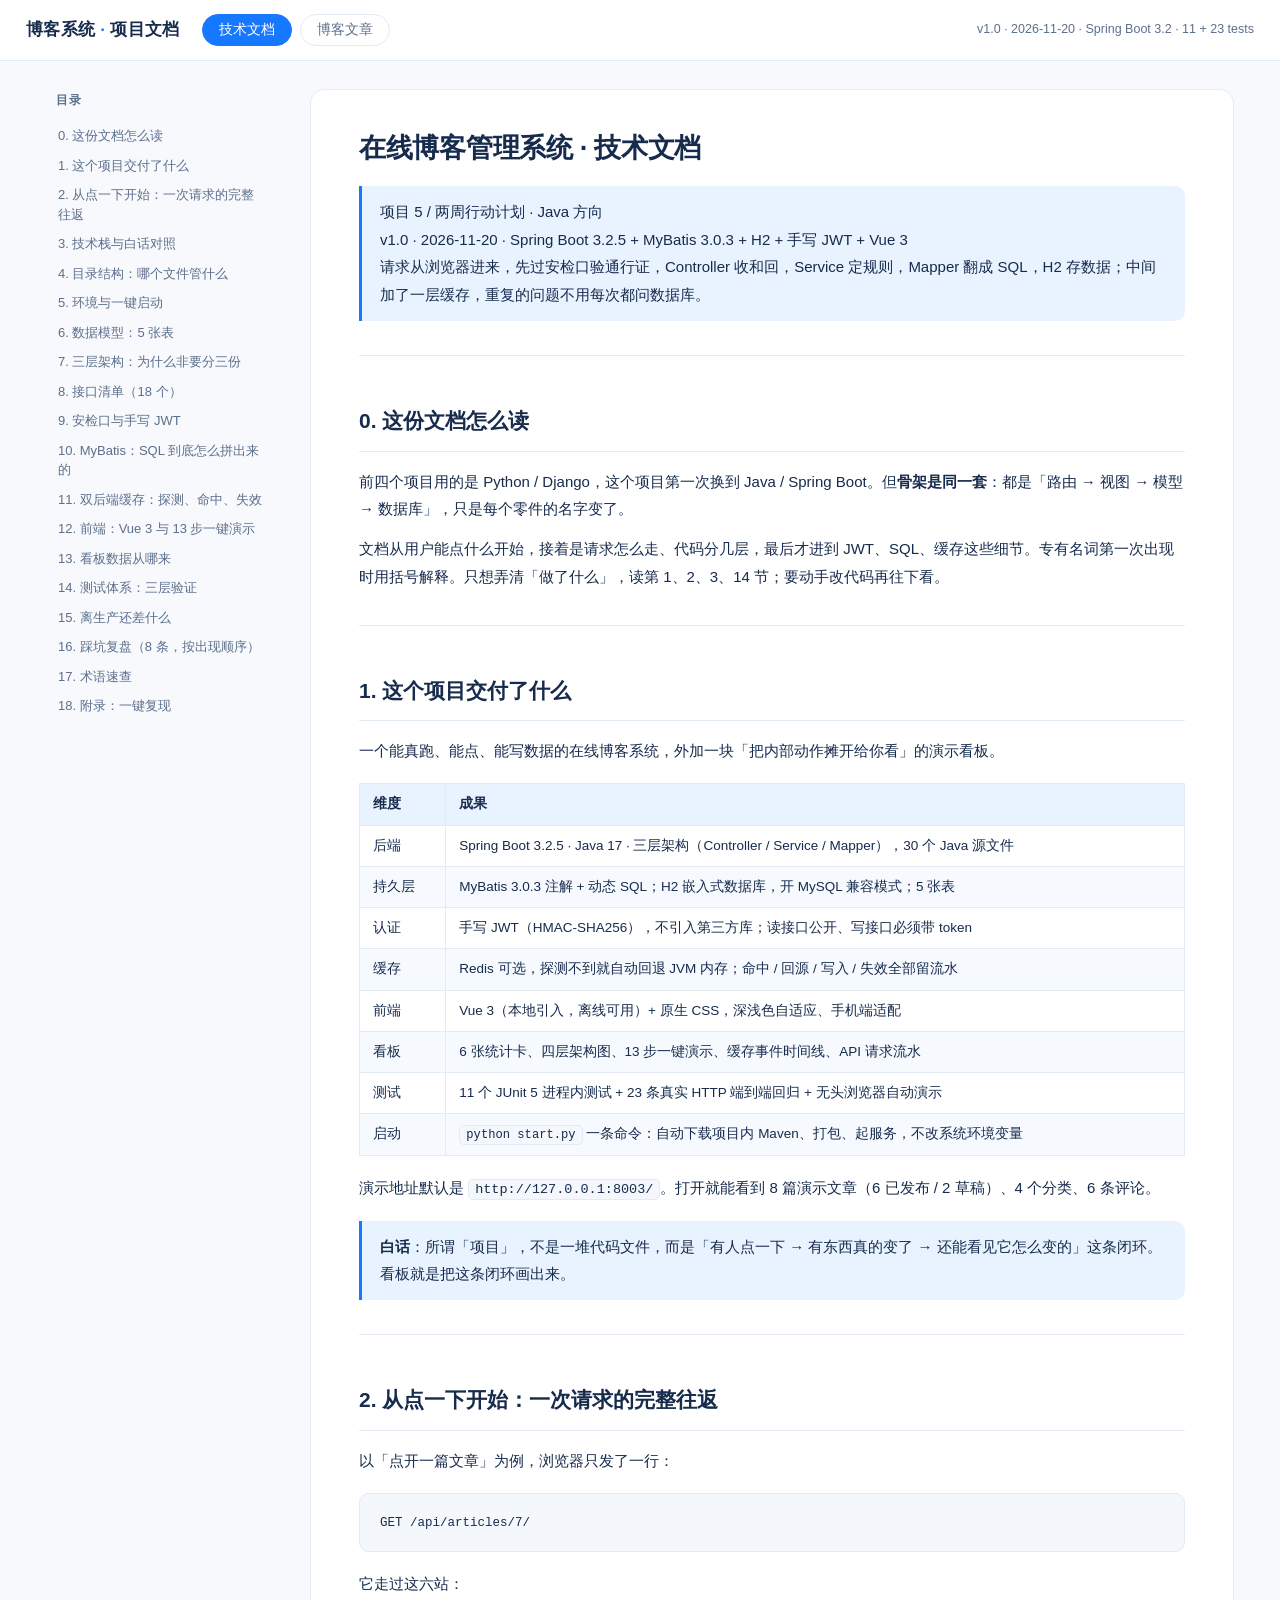
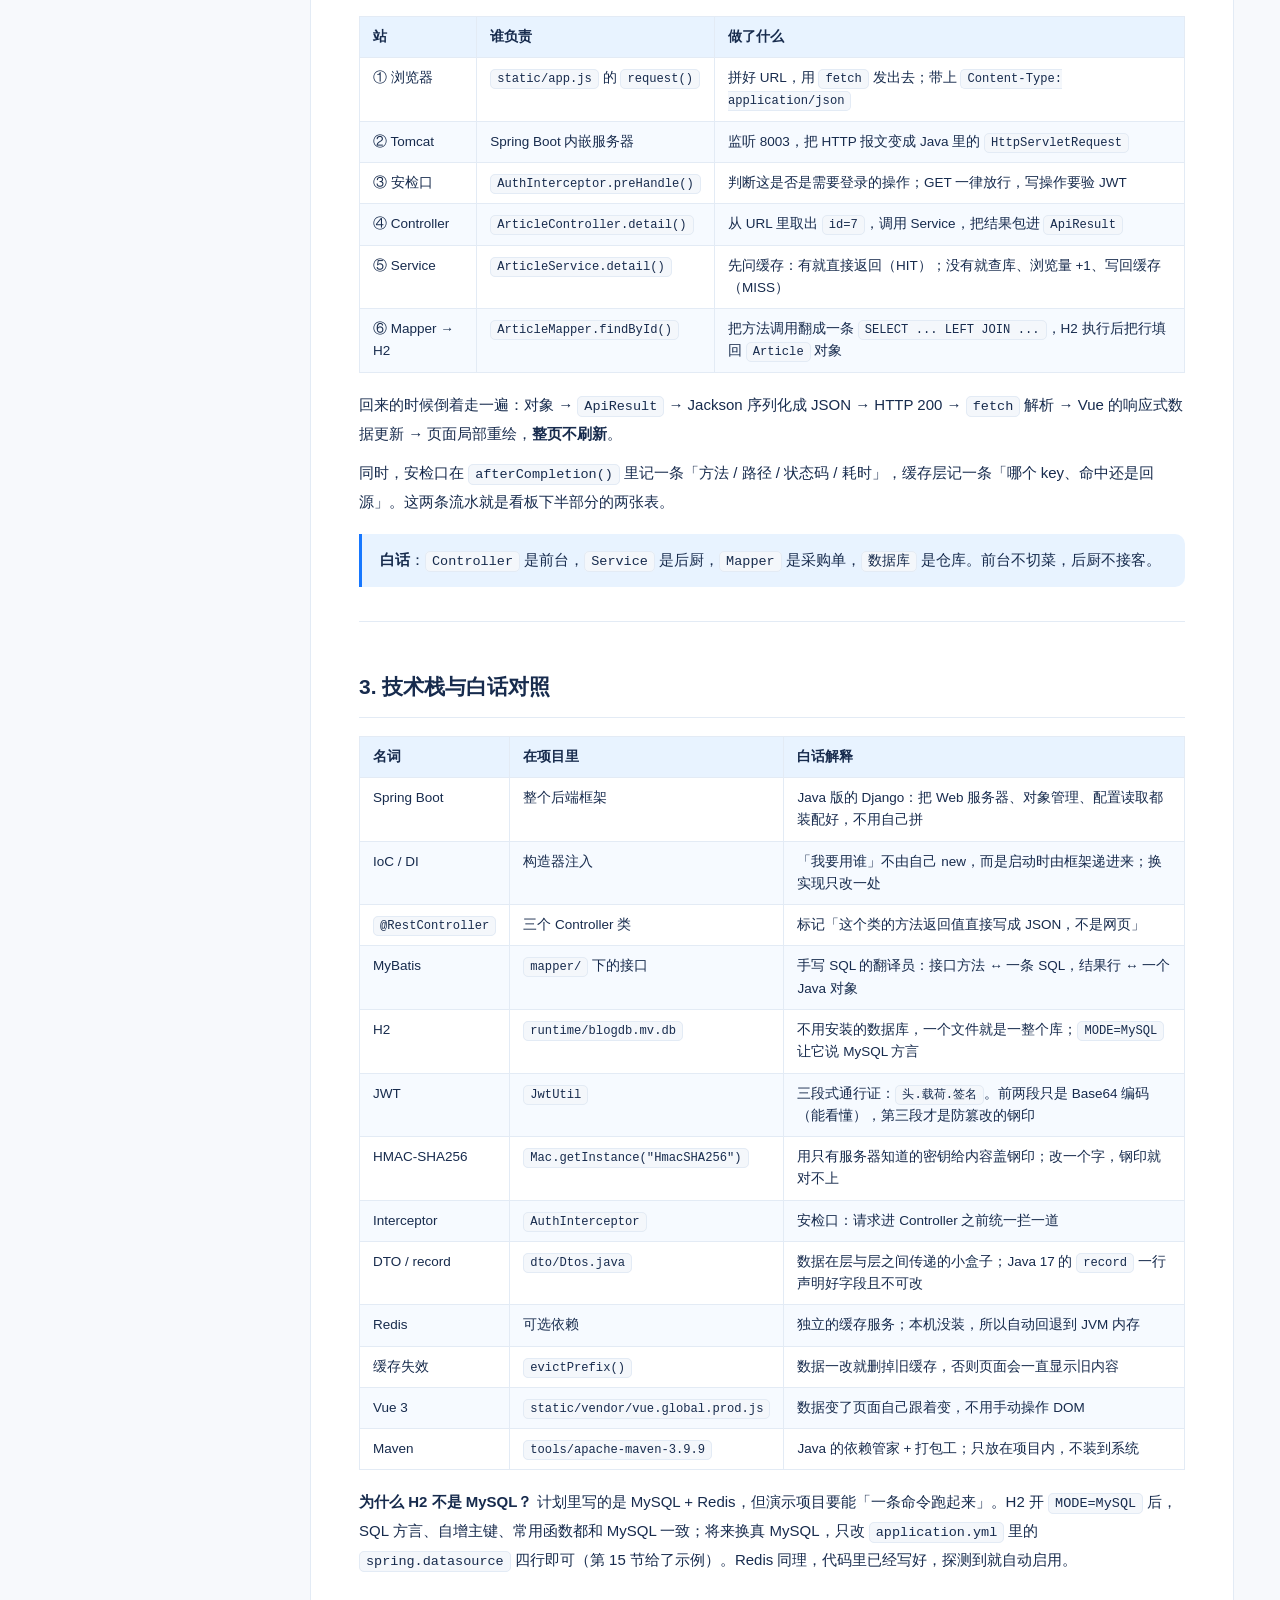
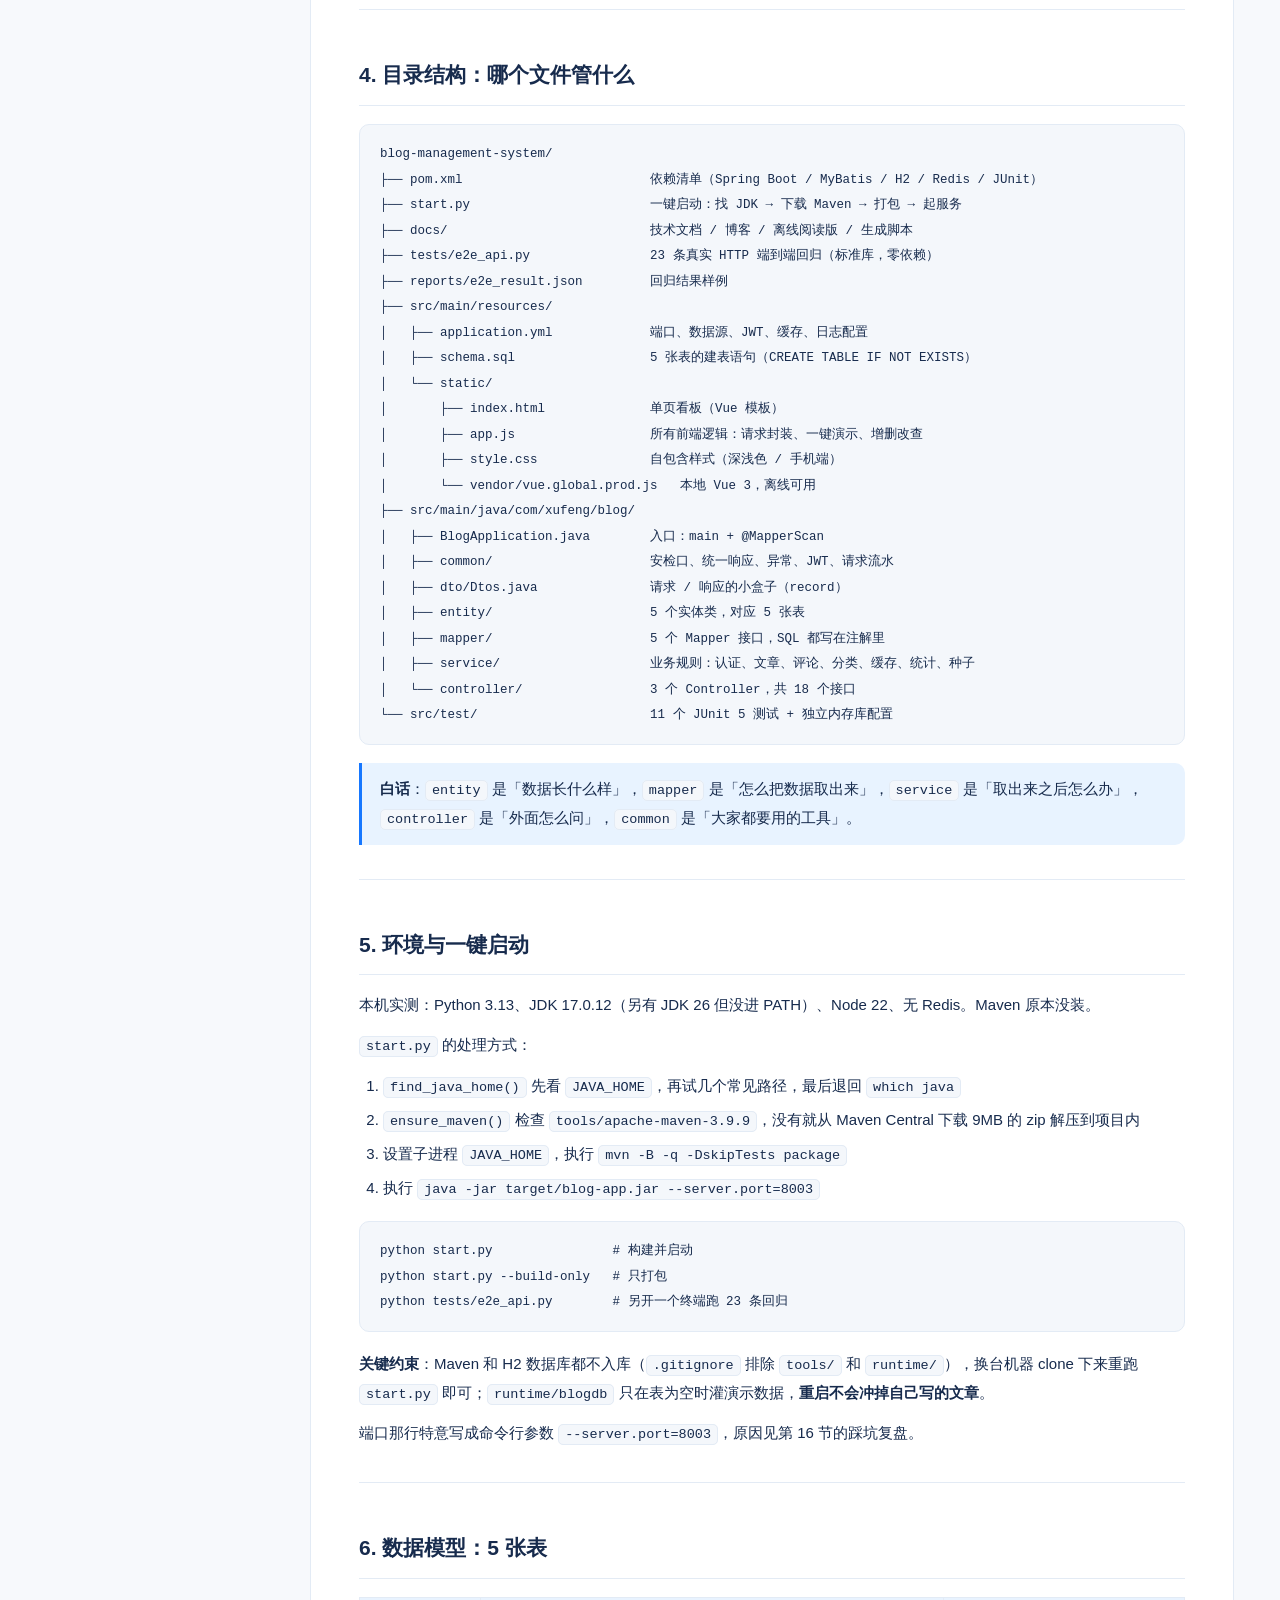
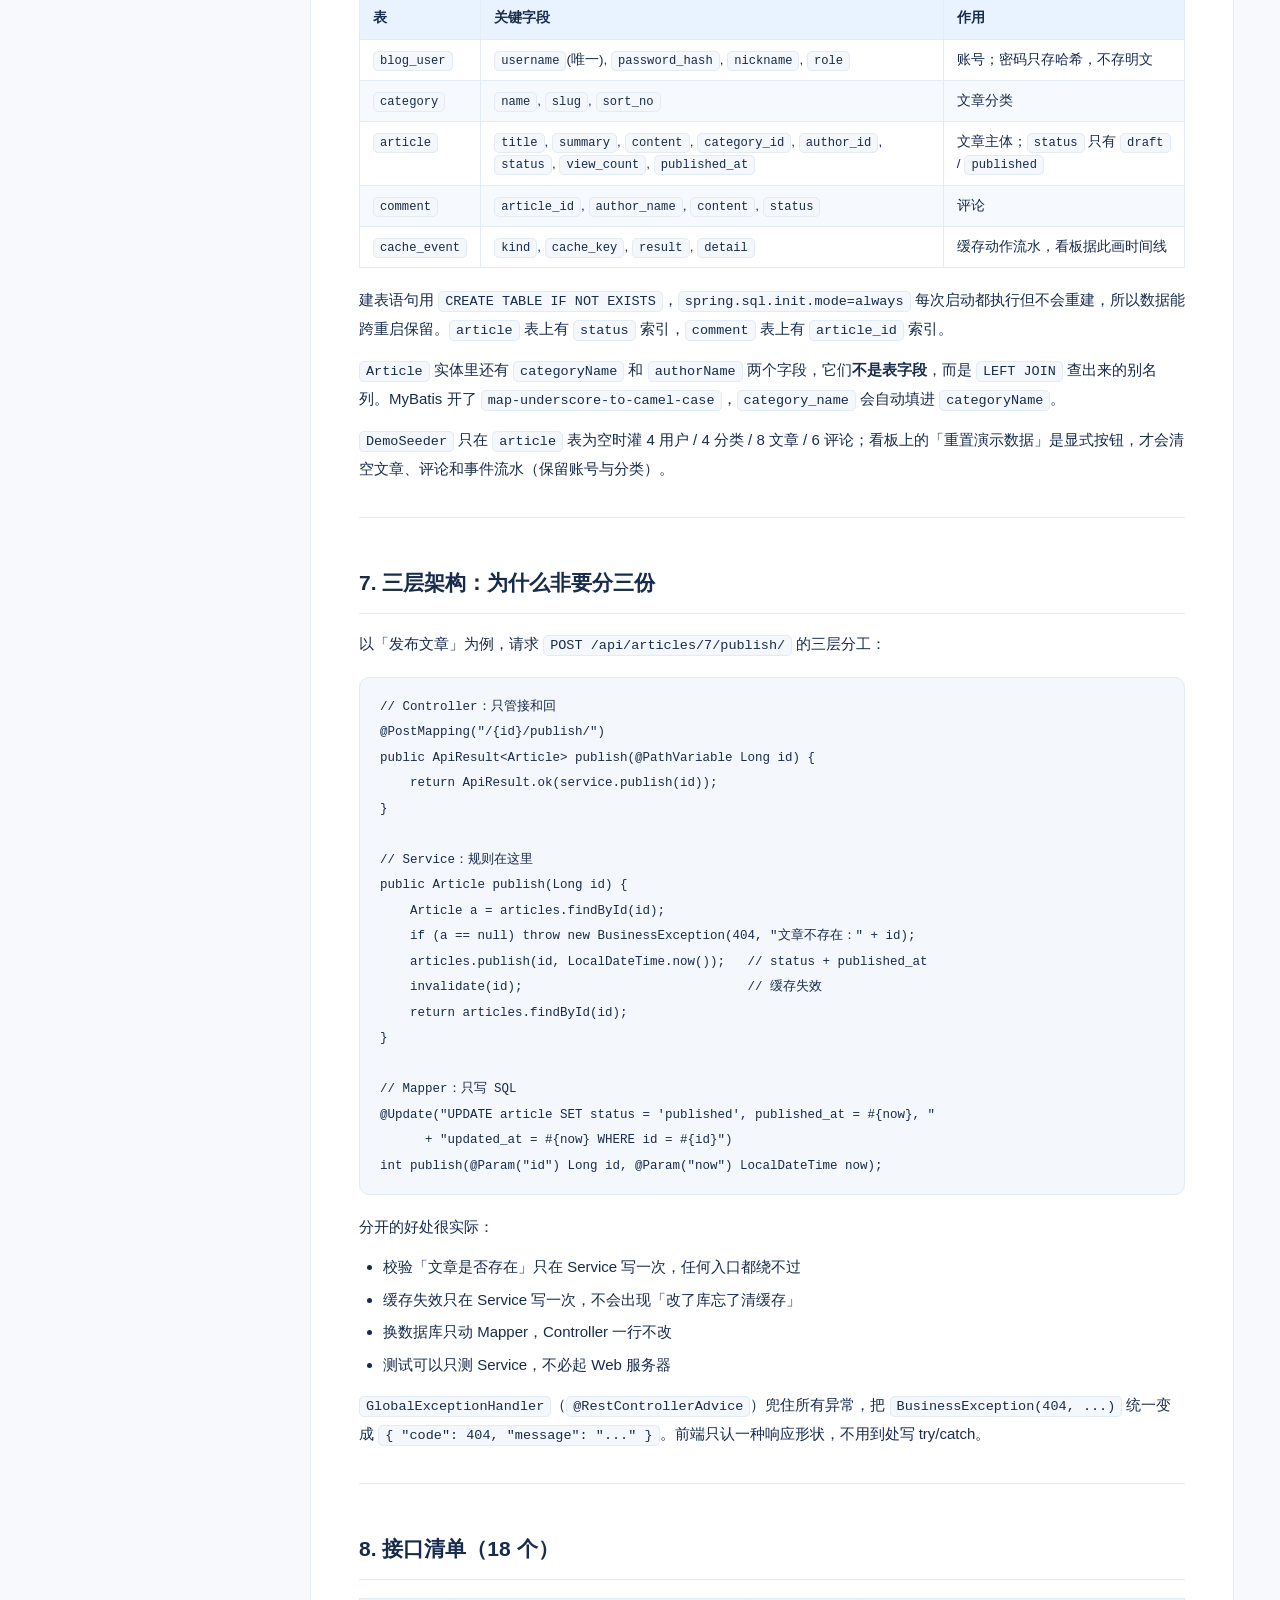
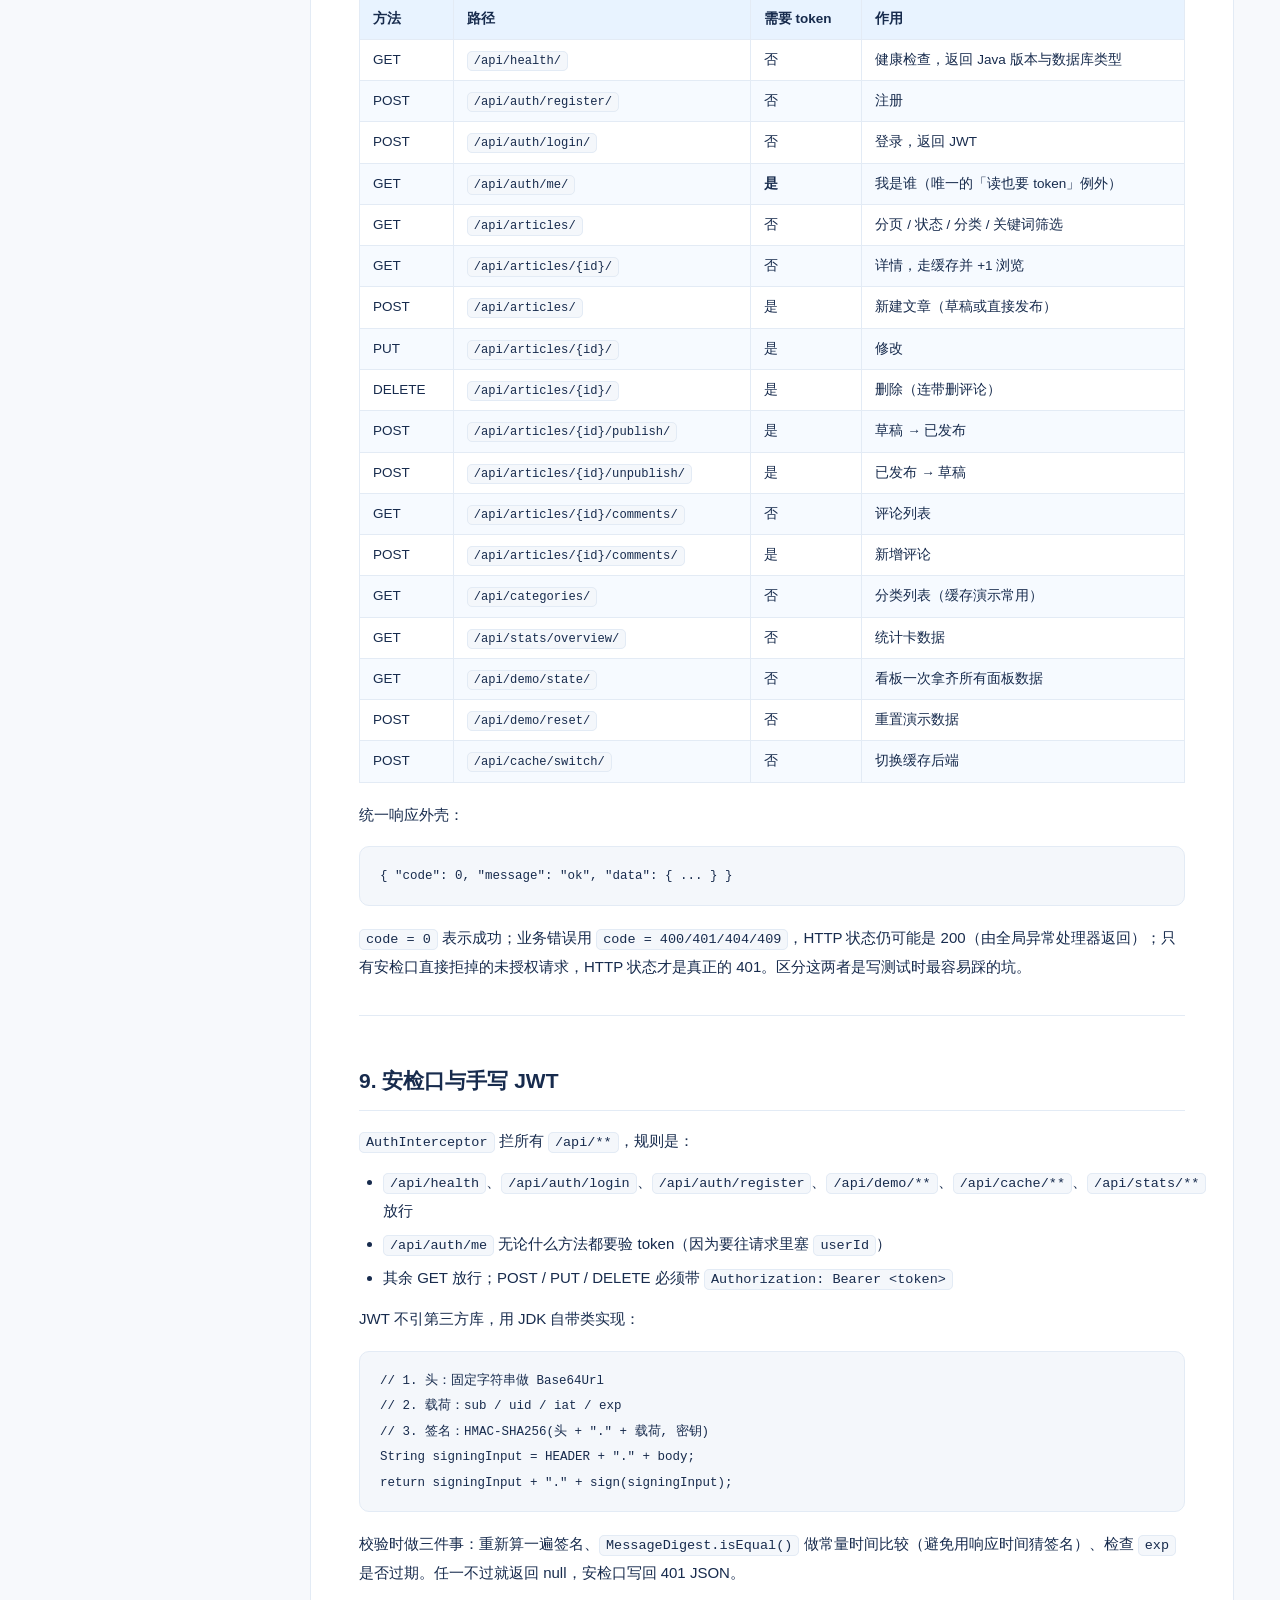
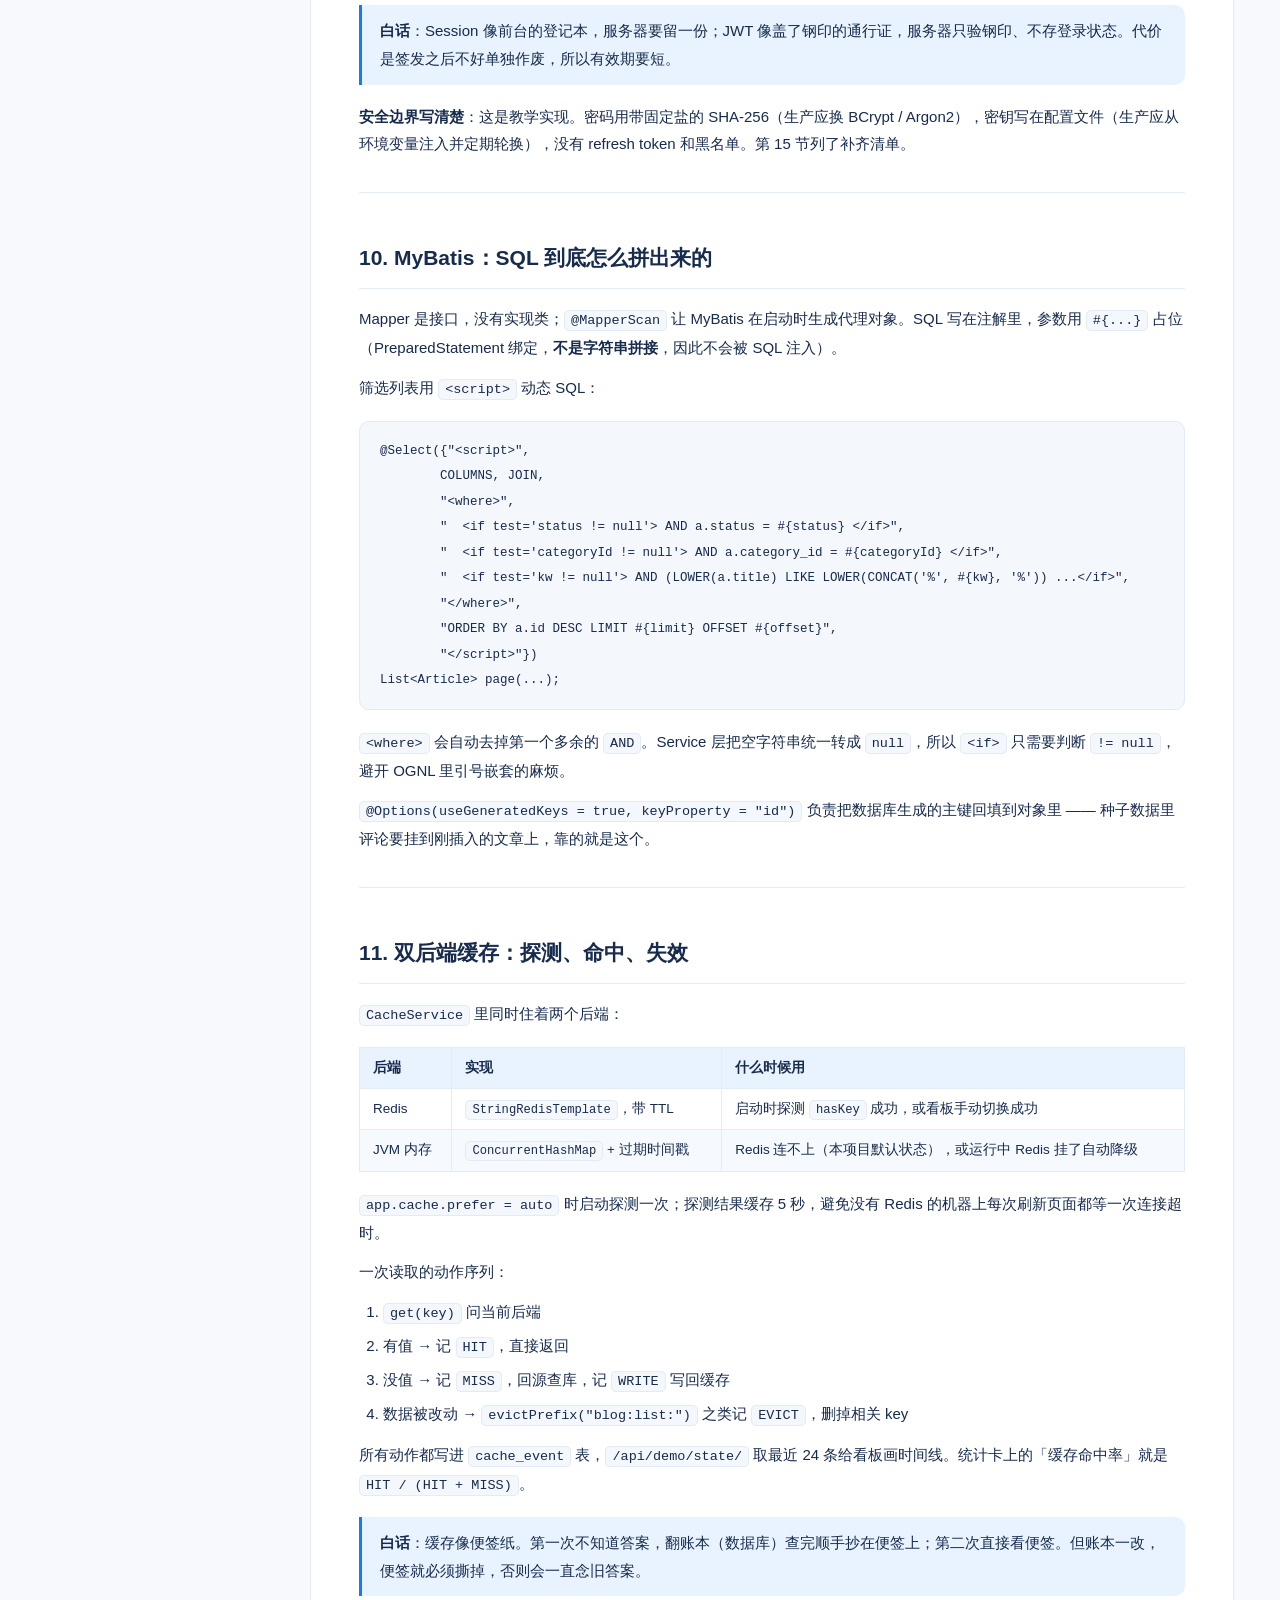
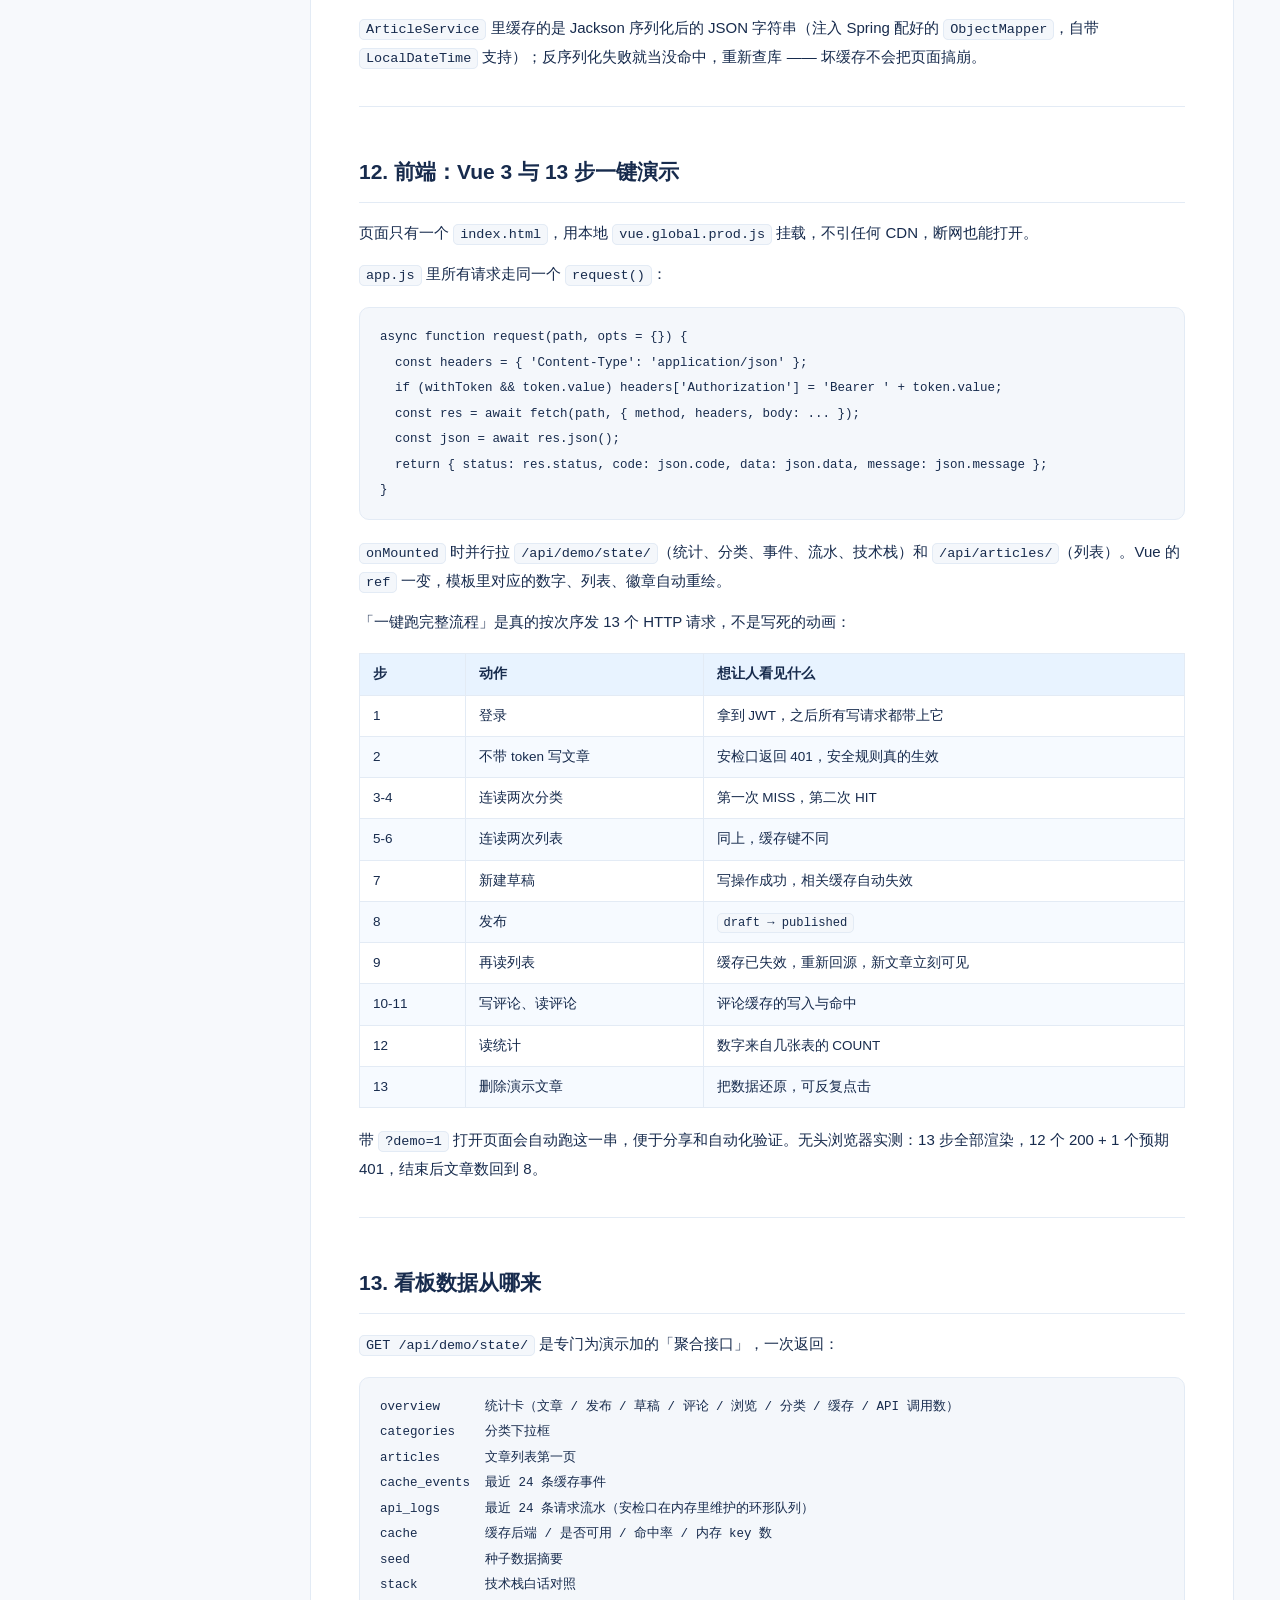
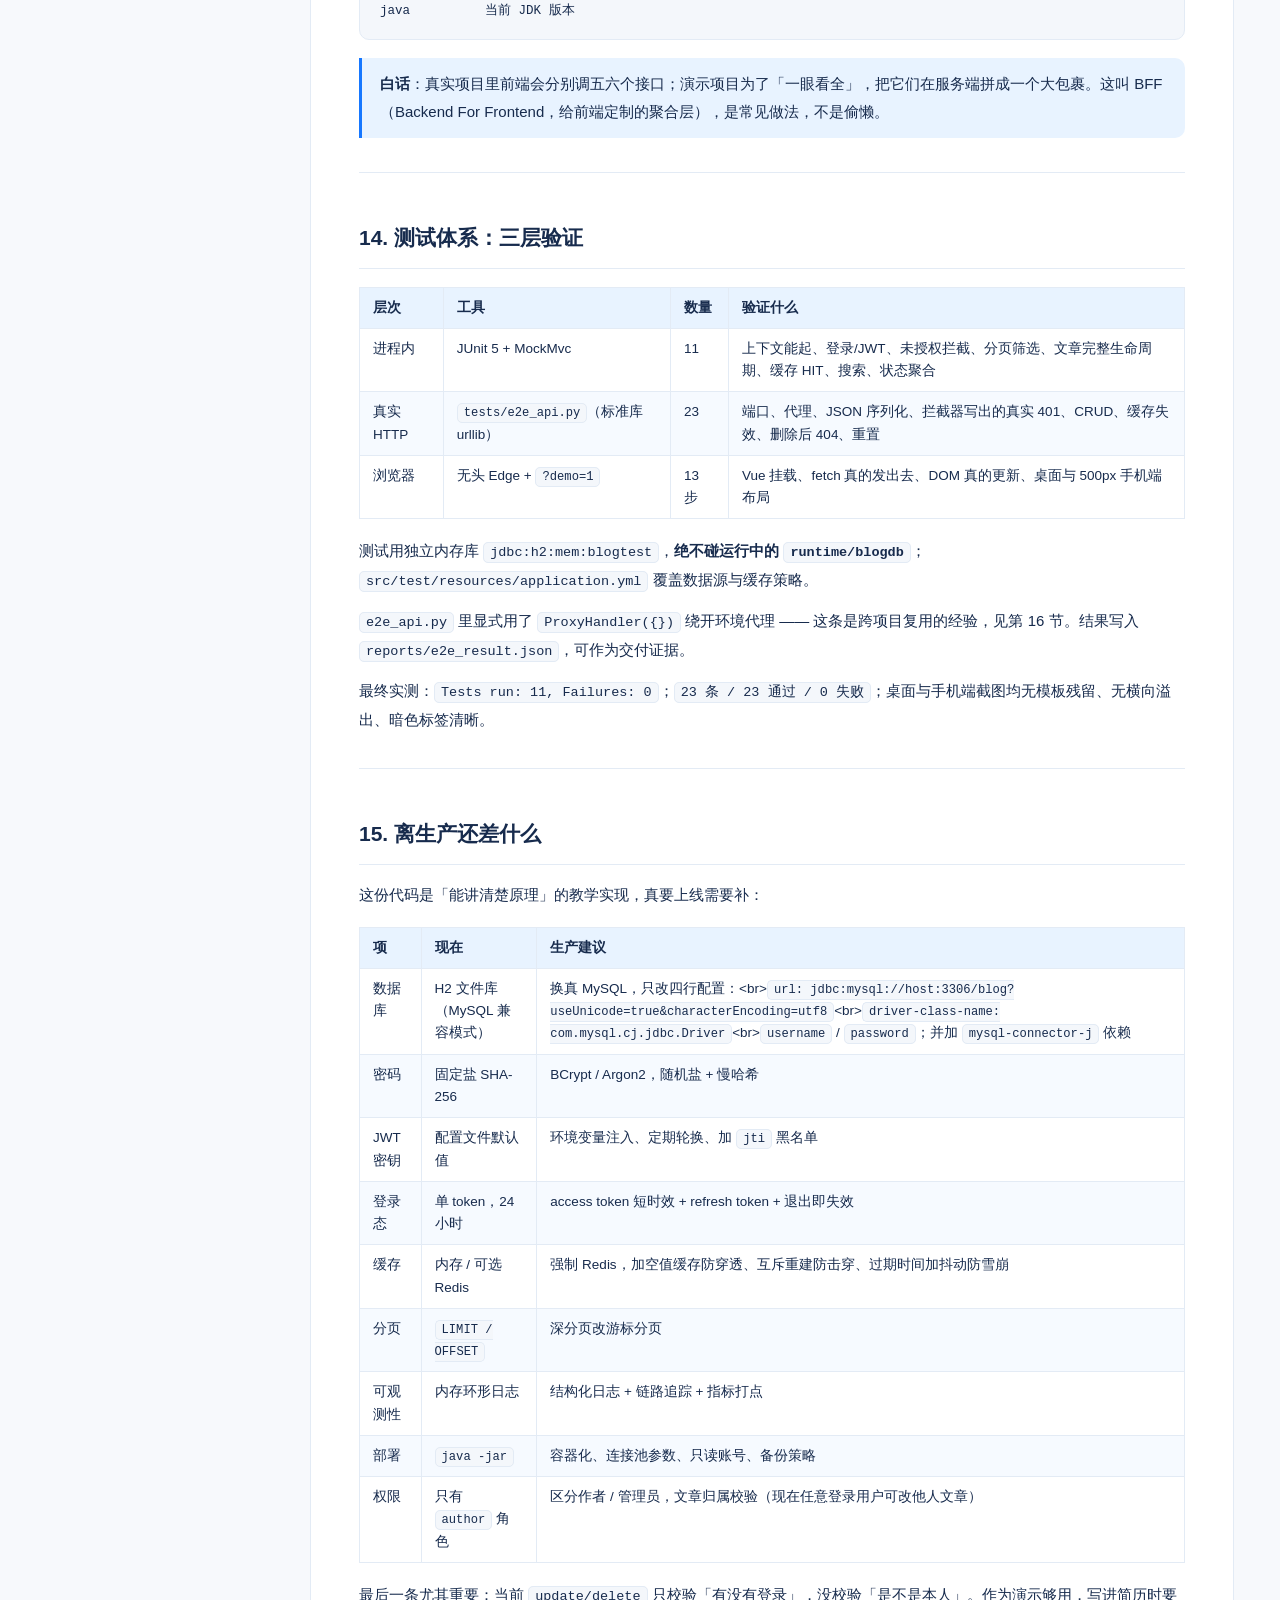
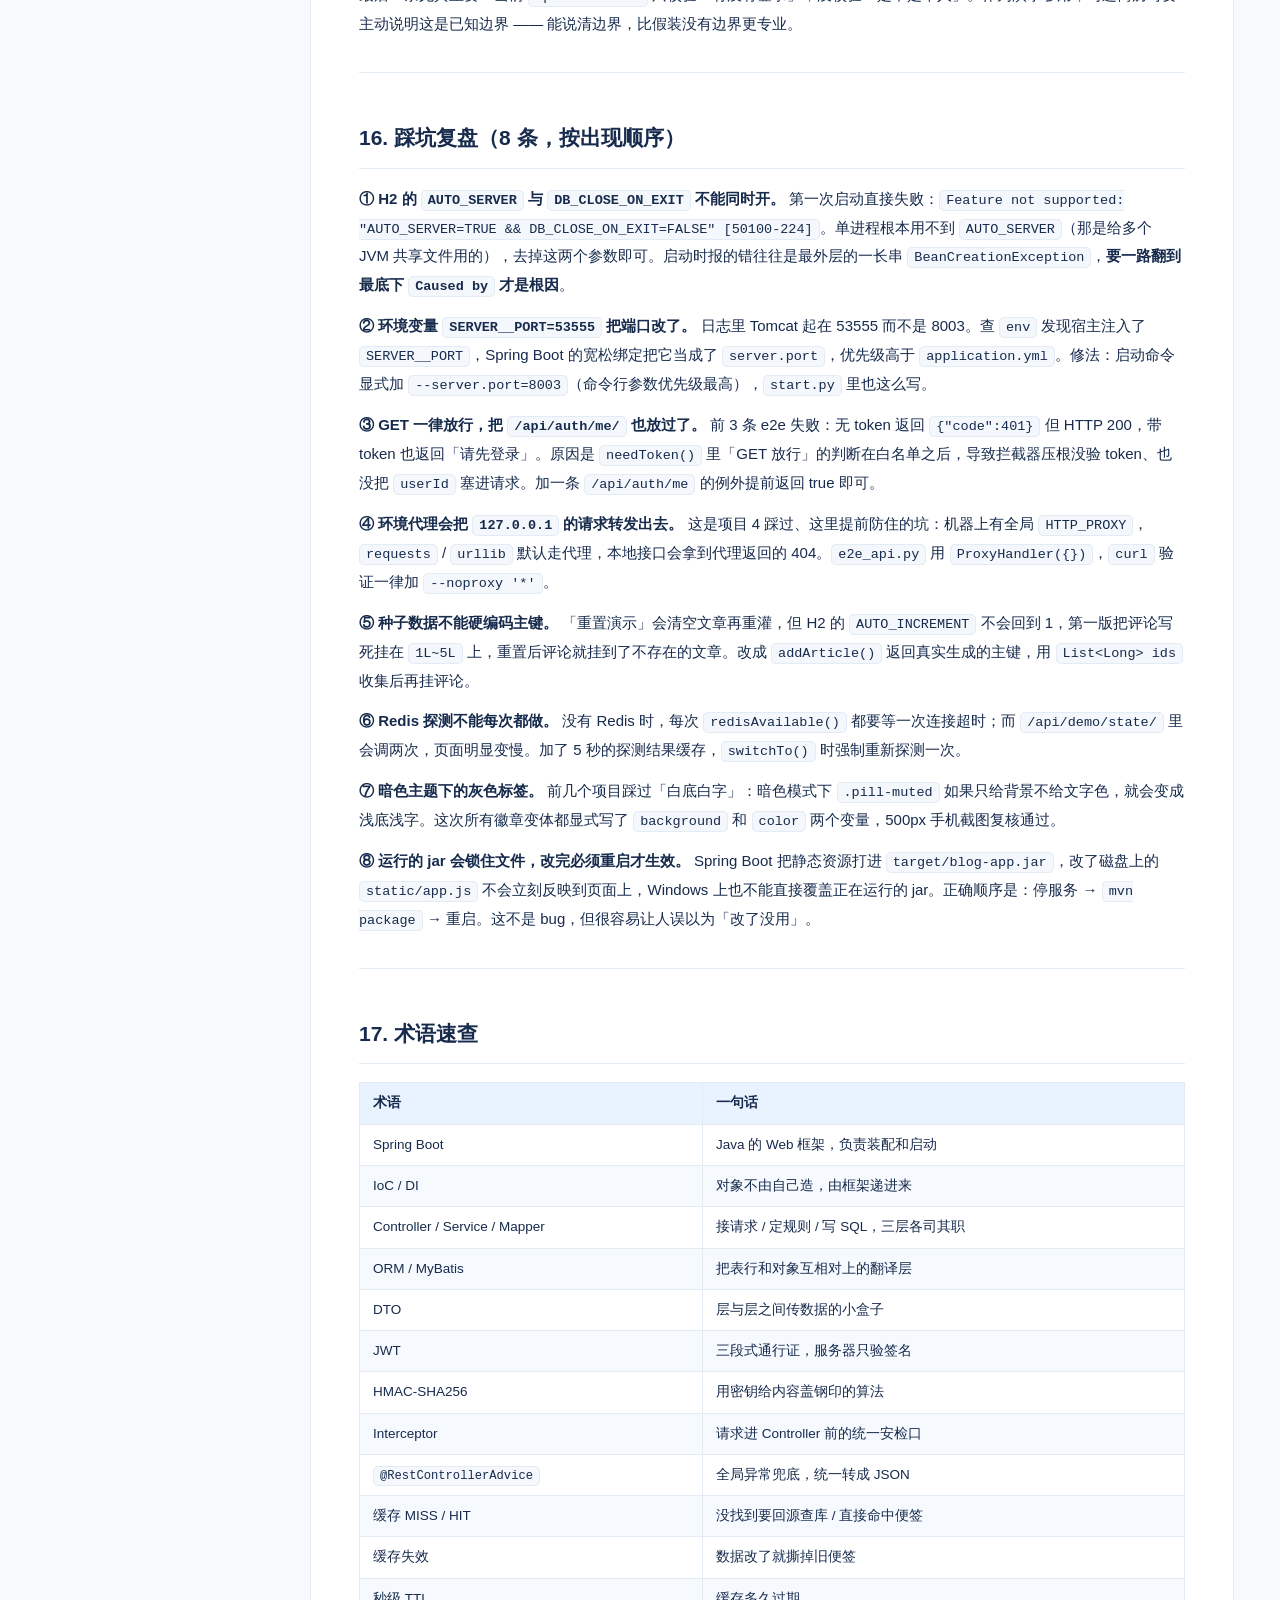
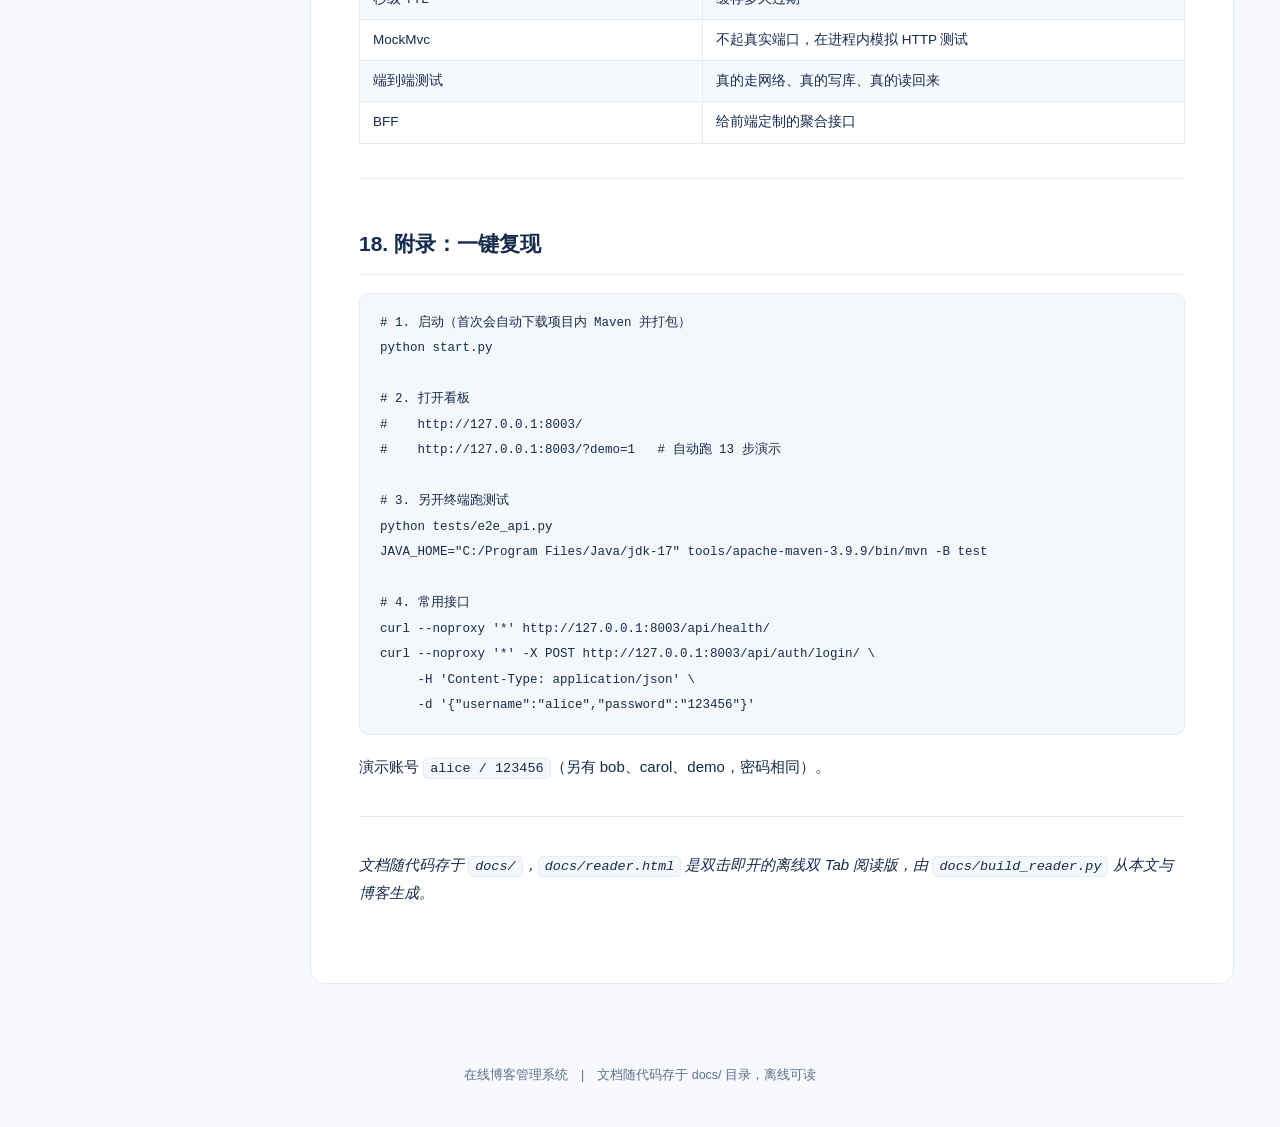
<file: docs/reader.html>
<!DOCTYPE html>
<html lang="zh-CN">
<head>
<meta charset="utf-8">
<meta name="viewport" content="width=device-width, initial-scale=1">
<title>在线博客管理系统 · 技术文档与博客</title>
<style>
  :root {
    --bg: #f7f9fc; --surface: #ffffff; --ink: #172b4d; --muted: #5c6f8c;
    --line: #e3ebf5; --brand: #1677ff; --brand-soft: #e8f3ff; --code-bg: #f4f7fb;
    --radius: 14px; --sans: -apple-system, BlinkMacSystemFont, "Segoe UI", "PingFang SC",
      "Microsoft YaHei", "Hiragino Sans GB", "Source Han Sans SC", sans-serif;
    --mono: "SFMono-Regular", Consolas, "Liberation Mono", Menlo, monospace;
  }
  @media (prefers-color-scheme: dark) {
    :root {
      --bg: #12161d; --surface: #1a2029; --ink: #e6edf6; --muted: #9fb0c6;
      --line: #2c3542; --brand: #6aa8ff; --brand-soft: #1c2c42; --code-bg: #141a22;
    }
  }
  * { box-sizing: border-box; }
  body { margin: 0; background: var(--bg); color: var(--ink); font-family: var(--sans);
    font-size: 15px; line-height: 1.85; }
  a { color: var(--brand); text-decoration: none; }
  a:hover { text-decoration: underline; }
  .topbar { position: sticky; top: 0; z-index: 20; background: var(--surface);
    border-bottom: 1px solid var(--line); padding: 14px 26px; display: flex;
    align-items: center; gap: 22px; flex-wrap: wrap; }
  .brand { font-size: 17px; font-weight: 700; letter-spacing: .3px; white-space: nowrap; }
  .brand span { color: var(--brand); }
  .tabs { display: flex; gap: 8px; }
  .tab { border: 1px solid var(--line); background: transparent; color: var(--muted);
    padding: 6px 16px; border-radius: 999px; cursor: pointer; font-size: 13.5px;
    font-family: inherit; transition: .18s ease; }
  .tab:hover { border-color: var(--brand); color: var(--brand); }
  .tab.active { background: var(--brand); border-color: var(--brand); color: #fff; }
  .meta { margin-left: auto; color: var(--muted); font-size: 12.5px; white-space: nowrap; }
  .layout { display: flex; gap: 28px; max-width: 1240px; margin: 0 auto; padding: 28px 26px 80px; }
  .toc { width: 236px; flex: none; position: sticky; top: 78px; align-self: flex-start;
    max-height: calc(100vh - 110px); overflow-y: auto; padding-right: 8px; }
  .toc-title { font-size: 12px; color: var(--muted); letter-spacing: 1.2px;
    text-transform: uppercase; margin: 0 0 10px 10px; font-weight: 700; }
  .toc-link { display: block; padding: 5px 10px; border-radius: 8px; color: var(--muted);
    font-size: 13px; line-height: 1.5; border-left: 2px solid transparent; }
  .toc-link:hover { background: var(--brand-soft); color: var(--brand); text-decoration: none; }
  .toc-link.active { color: var(--brand); border-left-color: var(--brand);
    background: var(--brand-soft); font-weight: 600; }
  .toc-group { display: none; }
  .toc-group.active { display: block; }
  main { flex: 1; min-width: 0; background: var(--surface); border: 1px solid var(--line);
    border-radius: var(--radius); padding: 40px 48px 64px; }
  article { display: none; }
  article.active { display: block; }
  h1 { font-size: 27px; line-height: 1.4; margin: 0 0 18px; letter-spacing: -.3px; }
  h2 { font-size: 21px; margin: 46px 0 16px; padding-bottom: 10px;
    border-bottom: 1px solid var(--line); scroll-margin-top: 90px; }
  .anchor { display: block; height: 0; scroll-margin-top: 90px; }
  h3 { font-size: 17px; margin: 30px 0 12px; }
  h4 { font-size: 15px; margin: 22px 0 10px; color: var(--muted); }
  p { margin: 12px 0; }
  strong { color: var(--ink); font-weight: 700; }
  ul, ol { padding-left: 24px; margin: 12px 0; }
  li { margin: 5px 0; }
  hr { border: none; border-top: 1px solid var(--line); margin: 34px 0; }
  blockquote { margin: 18px 0; padding: 12px 18px; background: var(--brand-soft);
    border-left: 3px solid var(--brand); border-radius: 0 10px 10px 0; color: var(--ink); }
  blockquote p { margin: 0; }
  code { font-family: var(--mono); font-size: .9em; background: var(--code-bg);
    padding: 2px 6px; border-radius: 5px; border: 1px solid var(--line); }
  pre { background: var(--code-bg); border: 1px solid var(--line); border-radius: 10px;
    padding: 16px 20px; overflow-x: auto; margin: 18px 0; line-height: 1.7; }
  pre code { background: none; border: none; padding: 0; font-size: 12.5px; }
  .table-wrap { overflow-x: auto; margin: 18px 0; }
  table { border-collapse: collapse; width: 100%; font-size: 13.5px; }
  th, td { border: 1px solid var(--line); padding: 9px 13px; text-align: left;
    vertical-align: top; line-height: 1.65; }
  th { background: var(--brand-soft); font-weight: 700; white-space: nowrap; }
  tbody tr:nth-child(even) { background: rgba(22, 119, 255, .035); }
  .foot { text-align: center; color: var(--muted); font-size: 12.5px; padding: 0 26px 40px; }
  @media (max-width: 900px) {
    .layout { flex-direction: column; padding: 18px 14px 60px; gap: 14px; }
    .toc { position: static; width: 100%; max-height: 190px; border: 1px solid var(--line);
      border-radius: 10px; background: var(--surface); padding: 12px; }
    main { padding: 24px 20px 44px; }
    h1 { font-size: 22px; } h2 { font-size: 19px; }
    .meta { display: none; }
  }
</style>
</head>
<body>
<div class="topbar">
  <div class="brand">博客系统 <span>·</span> 项目文档</div>
  <div class="tabs">
    <button class="tab active" data-doc="tech">技术文档</button>
    <button class="tab" data-doc="blog">博客文章</button>
  </div>
  <div class="meta">v1.0 · 2026-11-20 · Spring Boot 3.2 · 11 + 23 tests</div>
</div>
<div class="layout">
  <aside class="toc">
    <div class="toc-title">目录</div>
    <div class="toc-group active" data-group="tech"><a class="toc-link" href="#sec-1" data-target="sec-1">0. 这份文档怎么读</a>
<a class="toc-link" href="#sec-2" data-target="sec-2">1. 这个项目交付了什么</a>
<a class="toc-link" href="#sec-3" data-target="sec-3">2. 从点一下开始：一次请求的完整往返</a>
<a class="toc-link" href="#sec-4" data-target="sec-4">3. 技术栈与白话对照</a>
<a class="toc-link" href="#sec-5" data-target="sec-5">4. 目录结构：哪个文件管什么</a>
<a class="toc-link" href="#sec-6" data-target="sec-6">5. 环境与一键启动</a>
<a class="toc-link" href="#sec-7" data-target="sec-7">6. 数据模型：5 张表</a>
<a class="toc-link" href="#sec-8" data-target="sec-8">7. 三层架构：为什么非要分三份</a>
<a class="toc-link" href="#sec-9" data-target="sec-9">8. 接口清单（18 个）</a>
<a class="toc-link" href="#sec-10" data-target="sec-10">9. 安检口与手写 JWT</a>
<a class="toc-link" href="#sec-11" data-target="sec-11">10. MyBatis：SQL 到底怎么拼出来的</a>
<a class="toc-link" href="#sec-12" data-target="sec-12">11. 双后端缓存：探测、命中、失效</a>
<a class="toc-link" href="#sec-13" data-target="sec-13">12. 前端：Vue 3 与 13 步一键演示</a>
<a class="toc-link" href="#sec-14" data-target="sec-14">13. 看板数据从哪来</a>
<a class="toc-link" href="#sec-15" data-target="sec-15">14. 测试体系：三层验证</a>
<a class="toc-link" href="#sec-16" data-target="sec-16">15. 离生产还差什么</a>
<a class="toc-link" href="#sec-17" data-target="sec-17">16. 踩坑复盘（8 条，按出现顺序）</a>
<a class="toc-link" href="#sec-18" data-target="sec-18">17. 术语速查</a>
<a class="toc-link" href="#sec-19" data-target="sec-19">18. 附录：一键复现</a></div>
    <div class="toc-group" data-group="blog"><a class="toc-link" href="#sec-1" data-target="sec-1">一、第一关居然是「跑起来」</a>
<a class="toc-link" href="#sec-2" data-target="sec-2">二、把 Django 的零件换成 Java 的名字</a>
<a class="toc-link" href="#sec-3" data-target="sec-3">三、JWT：手搓一遍才真的懂</a>
<a class="toc-link" href="#sec-4" data-target="sec-4">四、缓存不是一个 Map 那么简单</a>
<a class="toc-link" href="#sec-5" data-target="sec-5">五、把内部动作摊开给人看</a>
<a class="toc-link" href="#sec-6" data-target="sec-6">六、三层测试，各管一段</a>
<a class="toc-link" href="#sec-7" data-target="sec-7">七、写在最后</a></div>
  </aside>
  <main>
    <article id="doc-tech" class="active"><h1>在线博客管理系统 · 技术文档</h1>
<blockquote>项目 5 / 两周行动计划 · Java 方向<br>v1.0 · 2026-11-20 · Spring Boot 3.2.5 + MyBatis 3.0.3 + H2 + 手写 JWT + Vue 3<br>请求从浏览器进来，先过安检口验通行证，Controller 收和回，Service 定规则，Mapper 翻成 SQL，H2 存数据；中间加了一层缓存，重复的问题不用每次都问数据库。</blockquote>
<hr>
<span class="anchor" id="0-这份文档怎么读"></span>
<h2 id="sec-1">0. 这份文档怎么读</h2>
<p>前四个项目用的是 Python / Django，这个项目第一次换到 Java / Spring Boot。但<strong>骨架是同一套</strong>：都是「路由 → 视图 → 模型 → 数据库」，只是每个零件的名字变了。</p>
<p>文档从用户能点什么开始，接着是请求怎么走、代码分几层，最后才进到 JWT、SQL、缓存这些细节。专有名词第一次出现时用括号解释。只想弄清「做了什么」，读第 1、2、3、14 节；要动手改代码再往下看。</p>
<hr>
<span class="anchor" id="1-这个项目交付了什么"></span>
<h2 id="sec-2">1. 这个项目交付了什么</h2>
<p>一个能真跑、能点、能写数据的在线博客系统，外加一块「把内部动作摊开给你看」的演示看板。</p>
<div class="table-wrap"><table><thead><tr><th>维度</th><th>成果</th></tr></thead><tbody><tr><td>后端</td><td>Spring Boot 3.2.5 · Java 17 · 三层架构（Controller / Service / Mapper），30 个 Java 源文件</td></tr><tr><td>持久层</td><td>MyBatis 3.0.3 注解 + 动态 SQL；H2 嵌入式数据库，开 MySQL 兼容模式；5 张表</td></tr><tr><td>认证</td><td>手写 JWT（HMAC-SHA256），不引入第三方库；读接口公开、写接口必须带 token</td></tr><tr><td>缓存</td><td>Redis 可选，探测不到就自动回退 JVM 内存；命中 / 回源 / 写入 / 失效全部留流水</td></tr><tr><td>前端</td><td>Vue 3（本地引入，离线可用）+ 原生 CSS，深浅色自适应、手机端适配</td></tr><tr><td>看板</td><td>6 张统计卡、四层架构图、13 步一键演示、缓存事件时间线、API 请求流水</td></tr><tr><td>测试</td><td>11 个 JUnit 5 进程内测试 + 23 条真实 HTTP 端到端回归 + 无头浏览器自动演示</td></tr><tr><td>启动</td><td><code>python start.py</code> 一条命令：自动下载项目内 Maven、打包、起服务，不改系统环境变量</td></tr></tbody></table></div>
<p>演示地址默认是 <code>http://127.0.0.1:8003/</code>。打开就能看到 8 篇演示文章（6 已发布 / 2 草稿）、4 个分类、6 条评论。</p>
<blockquote><strong>白话</strong>：所谓「项目」，不是一堆代码文件，而是「有人点一下 → 有东西真的变了 → 还能看见它怎么变的」这条闭环。看板就是把这条闭环画出来。</blockquote>
<hr>
<span class="anchor" id="2-从点一下开始一次请求的完整往返"></span>
<h2 id="sec-3">2. 从点一下开始：一次请求的完整往返</h2>
<p>以「点开一篇文章」为例，浏览器只发了一行：</p>
<pre><code>GET /api/articles/7/</code></pre>
<p>它走过这六站：</p>
<div class="table-wrap"><table><thead><tr><th>站</th><th>谁负责</th><th>做了什么</th></tr></thead><tbody><tr><td>① 浏览器</td><td><code>static/app.js</code> 的 <code>request()</code></td><td>拼好 URL，用 <code>fetch</code> 发出去；带上 <code>Content-Type: application/json</code></td></tr><tr><td>② Tomcat</td><td>Spring Boot 内嵌服务器</td><td>监听 8003，把 HTTP 报文变成 Java 里的 <code>HttpServletRequest</code></td></tr><tr><td>③ 安检口</td><td><code>AuthInterceptor.preHandle()</code></td><td>判断这是否是需要登录的操作；GET 一律放行，写操作要验 JWT</td></tr><tr><td>④ Controller</td><td><code>ArticleController.detail()</code></td><td>从 URL 里取出 <code>id=7</code>，调用 Service，把结果包进 <code>ApiResult</code></td></tr><tr><td>⑤ Service</td><td><code>ArticleService.detail()</code></td><td>先问缓存：有就直接返回（HIT）；没有就查库、浏览量 +1、写回缓存（MISS）</td></tr><tr><td>⑥ Mapper → H2</td><td><code>ArticleMapper.findById()</code></td><td>把方法调用翻成一条 <code>SELECT ... LEFT JOIN ...</code>，H2 执行后把行填回 <code>Article</code> 对象</td></tr></tbody></table></div>
<p>回来的时候倒着走一遍：对象 → <code>ApiResult</code> → Jackson 序列化成 JSON → HTTP 200 → <code>fetch</code> 解析 → Vue 的响应式数据更新 → 页面局部重绘，<strong>整页不刷新</strong>。</p>
<p>同时，安检口在 <code>afterCompletion()</code> 里记一条「方法 / 路径 / 状态码 / 耗时」，缓存层记一条「哪个 key、命中还是回源」。这两条流水就是看板下半部分的两张表。</p>
<blockquote><strong>白话</strong>：<code>Controller</code> 是前台，<code>Service</code> 是后厨，<code>Mapper</code> 是采购单，<code>数据库</code> 是仓库。前台不切菜，后厨不接客。</blockquote>
<hr>
<span class="anchor" id="3-技术栈与白话对照"></span>
<h2 id="sec-4">3. 技术栈与白话对照</h2>
<div class="table-wrap"><table><thead><tr><th>名词</th><th>在项目里</th><th>白话解释</th></tr></thead><tbody><tr><td>Spring Boot</td><td>整个后端框架</td><td>Java 版的 Django：把 Web 服务器、对象管理、配置读取都装配好，不用自己拼</td></tr><tr><td>IoC / DI</td><td>构造器注入</td><td>「我要用谁」不由自己 new，而是启动时由框架递进来；换实现只改一处</td></tr><tr><td><code>@RestController</code></td><td>三个 Controller 类</td><td>标记「这个类的方法返回值直接写成 JSON，不是网页」</td></tr><tr><td>MyBatis</td><td><code>mapper/</code> 下的接口</td><td>手写 SQL 的翻译员：接口方法 ↔ 一条 SQL，结果行 ↔ 一个 Java 对象</td></tr><tr><td>H2</td><td><code>runtime/blogdb.mv.db</code></td><td>不用安装的数据库，一个文件就是一整个库；<code>MODE=MySQL</code> 让它说 MySQL 方言</td></tr><tr><td>JWT</td><td><code>JwtUtil</code></td><td>三段式通行证：<code>头.载荷.签名</code>。前两段只是 Base64 编码（能看懂），第三段才是防篡改的钢印</td></tr><tr><td>HMAC-SHA256</td><td><code>Mac.getInstance("HmacSHA256")</code></td><td>用只有服务器知道的密钥给内容盖钢印；改一个字，钢印就对不上</td></tr><tr><td>Interceptor</td><td><code>AuthInterceptor</code></td><td>安检口：请求进 Controller 之前统一拦一道</td></tr><tr><td>DTO / record</td><td><code>dto/Dtos.java</code></td><td>数据在层与层之间传递的小盒子；Java 17 的 <code>record</code> 一行声明好字段且不可改</td></tr><tr><td>Redis</td><td>可选依赖</td><td>独立的缓存服务；本机没装，所以自动回退到 JVM 内存</td></tr><tr><td>缓存失效</td><td><code>evictPrefix()</code></td><td>数据一改就删掉旧缓存，否则页面会一直显示旧内容</td></tr><tr><td>Vue 3</td><td><code>static/vendor/vue.global.prod.js</code></td><td>数据变了页面自己跟着变，不用手动操作 DOM</td></tr><tr><td>Maven</td><td><code>tools/apache-maven-3.9.9</code></td><td>Java 的依赖管家 + 打包工；只放在项目内，不装到系统</td></tr></tbody></table></div>
<p><strong>为什么 H2 不是 MySQL？</strong> 计划里写的是 MySQL + Redis，但演示项目要能「一条命令跑起来」。H2 开 <code>MODE=MySQL</code> 后，SQL 方言、自增主键、常用函数都和 MySQL 一致；将来换真 MySQL，只改 <code>application.yml</code> 里的 <code>spring.datasource</code> 四行即可（第 15 节给了示例）。Redis 同理，代码里已经写好，探测到就自动启用。</p>
<hr>
<span class="anchor" id="4-目录结构哪个文件管什么"></span>
<h2 id="sec-5">4. 目录结构：哪个文件管什么</h2>
<pre><code>blog-management-system/
├── pom.xml                         依赖清单（Spring Boot / MyBatis / H2 / Redis / JUnit）
├── start.py                        一键启动：找 JDK → 下载 Maven → 打包 → 起服务
├── docs/                           技术文档 / 博客 / 离线阅读版 / 生成脚本
├── tests/e2e_api.py                23 条真实 HTTP 端到端回归（标准库，零依赖）
├── reports/e2e_result.json         回归结果样例
├── src/main/resources/
│   ├── application.yml             端口、数据源、JWT、缓存、日志配置
│   ├── schema.sql                  5 张表的建表语句（CREATE TABLE IF NOT EXISTS）
│   └── static/
│       ├── index.html              单页看板（Vue 模板）
│       ├── app.js                  所有前端逻辑：请求封装、一键演示、增删改查
│       ├── style.css               自包含样式（深浅色 / 手机端）
│       └── vendor/vue.global.prod.js   本地 Vue 3，离线可用
├── src/main/java/com/xufeng/blog/
│   ├── BlogApplication.java        入口：main + @MapperScan
│   ├── common/                     安检口、统一响应、异常、JWT、请求流水
│   ├── dto/Dtos.java               请求 / 响应的小盒子（record）
│   ├── entity/                     5 个实体类，对应 5 张表
│   ├── mapper/                     5 个 Mapper 接口，SQL 都写在注解里
│   ├── service/                    业务规则：认证、文章、评论、分类、缓存、统计、种子
│   └── controller/                 3 个 Controller，共 18 个接口
└── src/test/                       11 个 JUnit 5 测试 + 独立内存库配置</code></pre>
<blockquote><strong>白话</strong>：<code>entity</code> 是「数据长什么样」，<code>mapper</code> 是「怎么把数据取出来」，<code>service</code> 是「取出来之后怎么办」，<code>controller</code> 是「外面怎么问」，<code>common</code> 是「大家都要用的工具」。</blockquote>
<hr>
<span class="anchor" id="5-环境与一键启动"></span>
<h2 id="sec-6">5. 环境与一键启动</h2>
<p>本机实测：Python 3.13、JDK 17.0.12（另有 JDK 26 但没进 PATH）、Node 22、无 Redis。Maven 原本没装。</p>
<p><code>start.py</code> 的处理方式：</p>
<ol><li><code>find_java_home()</code> 先看 <code>JAVA_HOME</code>，再试几个常见路径，最后退回 <code>which java</code></li><li><code>ensure_maven()</code> 检查 <code>tools/apache-maven-3.9.9</code>，没有就从 Maven Central 下载 9MB 的 zip 解压到项目内</li><li>设置子进程 <code>JAVA_HOME</code>，执行 <code>mvn -B -q -DskipTests package</code></li><li>执行 <code>java -jar target/blog-app.jar --server.port=8003</code></li></ol>
<pre><code>python start.py                # 构建并启动
python start.py --build-only   # 只打包
python tests/e2e_api.py        # 另开一个终端跑 23 条回归</code></pre>
<p><strong>关键约束</strong>：Maven 和 H2 数据库都不入库（<code>.gitignore</code> 排除 <code>tools/</code> 和 <code>runtime/</code>），换台机器 clone 下来重跑 <code>start.py</code> 即可；<code>runtime/blogdb</code> 只在表为空时灌演示数据，<strong>重启不会冲掉自己写的文章</strong>。</p>
<p>端口那行特意写成命令行参数 <code>--server.port=8003</code>，原因见第 16 节的踩坑复盘。</p>
<hr>
<span class="anchor" id="6-数据模型5-张表"></span>
<h2 id="sec-7">6. 数据模型：5 张表</h2>
<div class="table-wrap"><table><thead><tr><th>表</th><th>关键字段</th><th>作用</th></tr></thead><tbody><tr><td><code>blog_user</code></td><td><code>username</code>(唯一), <code>password_hash</code>, <code>nickname</code>, <code>role</code></td><td>账号；密码只存哈希，不存明文</td></tr><tr><td><code>category</code></td><td><code>name</code>, <code>slug</code>, <code>sort_no</code></td><td>文章分类</td></tr><tr><td><code>article</code></td><td><code>title</code>, <code>summary</code>, <code>content</code>, <code>category_id</code>, <code>author_id</code>, <code>status</code>, <code>view_count</code>, <code>published_at</code></td><td>文章主体；<code>status</code> 只有 <code>draft</code> / <code>published</code></td></tr><tr><td><code>comment</code></td><td><code>article_id</code>, <code>author_name</code>, <code>content</code>, <code>status</code></td><td>评论</td></tr><tr><td><code>cache_event</code></td><td><code>kind</code>, <code>cache_key</code>, <code>result</code>, <code>detail</code></td><td>缓存动作流水，看板据此画时间线</td></tr></tbody></table></div>
<p>建表语句用 <code>CREATE TABLE IF NOT EXISTS</code>，<code>spring.sql.init.mode=always</code> 每次启动都执行但不会重建，所以数据能跨重启保留。<code>article</code> 表上有 <code>status</code> 索引，<code>comment</code> 表上有 <code>article_id</code> 索引。</p>
<p><code>Article</code> 实体里还有 <code>categoryName</code> 和 <code>authorName</code> 两个字段，它们<strong>不是表字段</strong>，而是 <code>LEFT JOIN</code> 查出来的别名列。MyBatis 开了 <code>map-underscore-to-camel-case</code>，<code>category_name</code> 会自动填进 <code>categoryName</code>。</p>
<p><code>DemoSeeder</code> 只在 <code>article</code> 表为空时灌 4 用户 / 4 分类 / 8 文章 / 6 评论；看板上的「重置演示数据」是显式按钮，才会清空文章、评论和事件流水（保留账号与分类）。</p>
<hr>
<span class="anchor" id="7-三层架构为什么非要分三份"></span>
<h2 id="sec-8">7. 三层架构：为什么非要分三份</h2>
<p>以「发布文章」为例，请求 <code>POST /api/articles/7/publish/</code> 的三层分工：</p>
<pre><code>// Controller：只管接和回
@PostMapping(&quot;/{id}/publish/&quot;)
public ApiResult&lt;Article&gt; publish(@PathVariable Long id) {
    return ApiResult.ok(service.publish(id));
}

// Service：规则在这里
public Article publish(Long id) {
    Article a = articles.findById(id);
    if (a == null) throw new BusinessException(404, &quot;文章不存在：&quot; + id);
    articles.publish(id, LocalDateTime.now());   // status + published_at
    invalidate(id);                              // 缓存失效
    return articles.findById(id);
}

// Mapper：只写 SQL
@Update(&quot;UPDATE article SET status = &#x27;published&#x27;, published_at = #{now}, &quot;
      + &quot;updated_at = #{now} WHERE id = #{id}&quot;)
int publish(@Param(&quot;id&quot;) Long id, @Param(&quot;now&quot;) LocalDateTime now);</code></pre>
<p>分开的好处很实际：</p>
<ul><li>校验「文章是否存在」只在 Service 写一次，任何入口都绕不过</li><li>缓存失效只在 Service 写一次，不会出现「改了库忘了清缓存」</li><li>换数据库只动 Mapper，Controller 一行不改</li><li>测试可以只测 Service，不必起 Web 服务器</li></ul>
<p><code>GlobalExceptionHandler</code>（<code>@RestControllerAdvice</code>）兜住所有异常，把 <code>BusinessException(404, ...)</code> 统一变成 <code>{ "code": 404, "message": "..." }</code>。前端只认一种响应形状，不用到处写 try/catch。</p>
<hr>
<span class="anchor" id="8-接口清单18-个"></span>
<h2 id="sec-9">8. 接口清单（18 个）</h2>
<div class="table-wrap"><table><thead><tr><th>方法</th><th>路径</th><th>需要 token</th><th>作用</th></tr></thead><tbody><tr><td>GET</td><td><code>/api/health/</code></td><td>否</td><td>健康检查，返回 Java 版本与数据库类型</td></tr><tr><td>POST</td><td><code>/api/auth/register/</code></td><td>否</td><td>注册</td></tr><tr><td>POST</td><td><code>/api/auth/login/</code></td><td>否</td><td>登录，返回 JWT</td></tr><tr><td>GET</td><td><code>/api/auth/me/</code></td><td><strong>是</strong></td><td>我是谁（唯一的「读也要 token」例外）</td></tr><tr><td>GET</td><td><code>/api/articles/</code></td><td>否</td><td>分页 / 状态 / 分类 / 关键词筛选</td></tr><tr><td>GET</td><td><code>/api/articles/{id}/</code></td><td>否</td><td>详情，走缓存并 +1 浏览</td></tr><tr><td>POST</td><td><code>/api/articles/</code></td><td>是</td><td>新建文章（草稿或直接发布）</td></tr><tr><td>PUT</td><td><code>/api/articles/{id}/</code></td><td>是</td><td>修改</td></tr><tr><td>DELETE</td><td><code>/api/articles/{id}/</code></td><td>是</td><td>删除（连带删评论）</td></tr><tr><td>POST</td><td><code>/api/articles/{id}/publish/</code></td><td>是</td><td>草稿 → 已发布</td></tr><tr><td>POST</td><td><code>/api/articles/{id}/unpublish/</code></td><td>是</td><td>已发布 → 草稿</td></tr><tr><td>GET</td><td><code>/api/articles/{id}/comments/</code></td><td>否</td><td>评论列表</td></tr><tr><td>POST</td><td><code>/api/articles/{id}/comments/</code></td><td>是</td><td>新增评论</td></tr><tr><td>GET</td><td><code>/api/categories/</code></td><td>否</td><td>分类列表（缓存演示常用）</td></tr><tr><td>GET</td><td><code>/api/stats/overview/</code></td><td>否</td><td>统计卡数据</td></tr><tr><td>GET</td><td><code>/api/demo/state/</code></td><td>否</td><td>看板一次拿齐所有面板数据</td></tr><tr><td>POST</td><td><code>/api/demo/reset/</code></td><td>否</td><td>重置演示数据</td></tr><tr><td>POST</td><td><code>/api/cache/switch/</code></td><td>否</td><td>切换缓存后端</td></tr></tbody></table></div>
<p>统一响应外壳：</p>
<pre><code>{ &quot;code&quot;: 0, &quot;message&quot;: &quot;ok&quot;, &quot;data&quot;: { ... } }</code></pre>
<p><code>code = 0</code> 表示成功；业务错误用 <code>code = 400/401/404/409</code>，HTTP 状态仍可能是 200（由全局异常处理器返回）；只有安检口直接拒掉的未授权请求，HTTP 状态才是真正的 401。区分这两者是写测试时最容易踩的坑。</p>
<hr>
<span class="anchor" id="9-安检口与手写-jwt"></span>
<h2 id="sec-10">9. 安检口与手写 JWT</h2>
<p><code>AuthInterceptor</code> 拦所有 <code>/api/**</code>，规则是：</p>
<ul><li><code>/api/health</code>、<code>/api/auth/login</code>、<code>/api/auth/register</code>、<code>/api/demo/**</code>、<code>/api/cache/**</code>、<code>/api/stats/**</code> 放行</li><li><code>/api/auth/me</code> 无论什么方法都要验 token（因为要往请求里塞 <code>userId</code>）</li><li>其余 GET 放行；POST / PUT / DELETE 必须带 <code>Authorization: Bearer &lt;token&gt;</code></li></ul>
<p>JWT 不引第三方库，用 JDK 自带类实现：</p>
<pre><code>// 1. 头：固定字符串做 Base64Url
// 2. 载荷：sub / uid / iat / exp
// 3. 签名：HMAC-SHA256(头 + &quot;.&quot; + 载荷, 密钥)
String signingInput = HEADER + &quot;.&quot; + body;
return signingInput + &quot;.&quot; + sign(signingInput);</code></pre>
<p>校验时做三件事：重新算一遍签名、<code>MessageDigest.isEqual()</code> 做常量时间比较（避免用响应时间猜签名）、检查 <code>exp</code> 是否过期。任一不过就返回 null，安检口写回 401 JSON。</p>
<blockquote><strong>白话</strong>：Session 像前台的登记本，服务器要留一份；JWT 像盖了钢印的通行证，服务器只验钢印、不存登录状态。代价是签发之后不好单独作废，所以有效期要短。</blockquote>
<p><strong>安全边界写清楚</strong>：这是教学实现。密码用带固定盐的 SHA-256（生产应换 BCrypt / Argon2），密钥写在配置文件（生产应从环境变量注入并定期轮换），没有 refresh token 和黑名单。第 15 节列了补齐清单。</p>
<hr>
<span class="anchor" id="10-mybatissql-到底怎么拼出来的"></span>
<h2 id="sec-11">10. MyBatis：SQL 到底怎么拼出来的</h2>
<p>Mapper 是接口，没有实现类；<code>@MapperScan</code> 让 MyBatis 在启动时生成代理对象。SQL 写在注解里，参数用 <code>#{...}</code> 占位（PreparedStatement 绑定，<strong>不是字符串拼接</strong>，因此不会被 SQL 注入）。</p>
<p>筛选列表用 <code>&lt;script&gt;</code> 动态 SQL：</p>
<pre><code>@Select({&quot;&lt;script&gt;&quot;,
        COLUMNS, JOIN,
        &quot;&lt;where&gt;&quot;,
        &quot;  &lt;if test=&#x27;status != null&#x27;&gt; AND a.status = #{status} &lt;/if&gt;&quot;,
        &quot;  &lt;if test=&#x27;categoryId != null&#x27;&gt; AND a.category_id = #{categoryId} &lt;/if&gt;&quot;,
        &quot;  &lt;if test=&#x27;kw != null&#x27;&gt; AND (LOWER(a.title) LIKE LOWER(CONCAT(&#x27;%&#x27;, #{kw}, &#x27;%&#x27;)) ...&lt;/if&gt;&quot;,
        &quot;&lt;/where&gt;&quot;,
        &quot;ORDER BY a.id DESC LIMIT #{limit} OFFSET #{offset}&quot;,
        &quot;&lt;/script&gt;&quot;})
List&lt;Article&gt; page(...);</code></pre>
<p><code>&lt;where&gt;</code> 会自动去掉第一个多余的 <code>AND</code>。Service 层把空字符串统一转成 <code>null</code>，所以 <code>&lt;if&gt;</code> 只需要判断 <code>!= null</code>，避开 OGNL 里引号嵌套的麻烦。</p>
<p><code>@Options(useGeneratedKeys = true, keyProperty = "id")</code> 负责把数据库生成的主键回填到对象里 —— 种子数据里评论要挂到刚插入的文章上，靠的就是这个。</p>
<hr>
<span class="anchor" id="11-双后端缓存探测命中失效"></span>
<h2 id="sec-12">11. 双后端缓存：探测、命中、失效</h2>
<p><code>CacheService</code> 里同时住着两个后端：</p>
<div class="table-wrap"><table><thead><tr><th>后端</th><th>实现</th><th>什么时候用</th></tr></thead><tbody><tr><td>Redis</td><td><code>StringRedisTemplate</code>，带 TTL</td><td>启动时探测 <code>hasKey</code> 成功，或看板手动切换成功</td></tr><tr><td>JVM 内存</td><td><code>ConcurrentHashMap</code> + 过期时间戳</td><td>Redis 连不上（本项目默认状态），或运行中 Redis 挂了自动降级</td></tr></tbody></table></div>
<p><code>app.cache.prefer = auto</code> 时启动探测一次；探测结果缓存 5 秒，避免没有 Redis 的机器上每次刷新页面都等一次连接超时。</p>
<p>一次读取的动作序列：</p>
<ol><li><code>get(key)</code> 问当前后端</li><li>有值 → 记 <code>HIT</code>，直接返回</li><li>没值 → 记 <code>MISS</code>，回源查库，记 <code>WRITE</code> 写回缓存</li><li>数据被改动 → <code>evictPrefix("blog:list:")</code> 之类记 <code>EVICT</code>，删掉相关 key</li></ol>
<p>所有动作都写进 <code>cache_event</code> 表，<code>/api/demo/state/</code> 取最近 24 条给看板画时间线。统计卡上的「缓存命中率」就是 <code>HIT / (HIT + MISS)</code>。</p>
<blockquote><strong>白话</strong>：缓存像便签纸。第一次不知道答案，翻账本（数据库）查完顺手抄在便签上；第二次直接看便签。但账本一改，便签就必须撕掉，否则会一直念旧答案。</blockquote>
<p><code>ArticleService</code> 里缓存的是 Jackson 序列化后的 JSON 字符串（注入 Spring 配好的 <code>ObjectMapper</code>，自带 <code>LocalDateTime</code> 支持）；反序列化失败就当没命中，重新查库 —— 坏缓存不会把页面搞崩。</p>
<hr>
<span class="anchor" id="12-前端vue-3-与-13-步一键演示"></span>
<h2 id="sec-13">12. 前端：Vue 3 与 13 步一键演示</h2>
<p>页面只有一个 <code>index.html</code>，用本地 <code>vue.global.prod.js</code> 挂载，不引任何 CDN，断网也能打开。</p>
<p><code>app.js</code> 里所有请求走同一个 <code>request()</code>：</p>
<pre><code>async function request(path, opts = {}) {
  const headers = { &#x27;Content-Type&#x27;: &#x27;application/json&#x27; };
  if (withToken &amp;&amp; token.value) headers[&#x27;Authorization&#x27;] = &#x27;Bearer &#x27; + token.value;
  const res = await fetch(path, { method, headers, body: ... });
  const json = await res.json();
  return { status: res.status, code: json.code, data: json.data, message: json.message };
}</code></pre>
<p><code>onMounted</code> 时并行拉 <code>/api/demo/state/</code>（统计、分类、事件、流水、技术栈）和 <code>/api/articles/</code>（列表）。Vue 的 <code>ref</code> 一变，模板里对应的数字、列表、徽章自动重绘。</p>
<p>「一键跑完整流程」是真的按次序发 13 个 HTTP 请求，不是写死的动画：</p>
<div class="table-wrap"><table><thead><tr><th>步</th><th>动作</th><th>想让人看见什么</th></tr></thead><tbody><tr><td>1</td><td>登录</td><td>拿到 JWT，之后所有写请求都带上它</td></tr><tr><td>2</td><td>不带 token 写文章</td><td>安检口返回 401，安全规则真的生效</td></tr><tr><td>3-4</td><td>连读两次分类</td><td>第一次 MISS，第二次 HIT</td></tr><tr><td>5-6</td><td>连读两次列表</td><td>同上，缓存键不同</td></tr><tr><td>7</td><td>新建草稿</td><td>写操作成功，相关缓存自动失效</td></tr><tr><td>8</td><td>发布</td><td><code>draft → published</code></td></tr><tr><td>9</td><td>再读列表</td><td>缓存已失效，重新回源，新文章立刻可见</td></tr><tr><td>10-11</td><td>写评论、读评论</td><td>评论缓存的写入与命中</td></tr><tr><td>12</td><td>读统计</td><td>数字来自几张表的 COUNT</td></tr><tr><td>13</td><td>删除演示文章</td><td>把数据还原，可反复点击</td></tr></tbody></table></div>
<p>带 <code>?demo=1</code> 打开页面会自动跑这一串，便于分享和自动化验证。无头浏览器实测：13 步全部渲染，12 个 200 + 1 个预期 401，结束后文章数回到 8。</p>
<hr>
<span class="anchor" id="13-看板数据从哪来"></span>
<h2 id="sec-14">13. 看板数据从哪来</h2>
<p><code>GET /api/demo/state/</code> 是专门为演示加的「聚合接口」，一次返回：</p>
<pre><code>overview      统计卡（文章 / 发布 / 草稿 / 评论 / 浏览 / 分类 / 缓存 / API 调用数）
categories    分类下拉框
articles      文章列表第一页
cache_events  最近 24 条缓存事件
api_logs      最近 24 条请求流水（安检口在内存里维护的环形队列）
cache         缓存后端 / 是否可用 / 命中率 / 内存 key 数
seed          种子数据摘要
stack         技术栈白话对照
java          当前 JDK 版本</code></pre>
<blockquote><strong>白话</strong>：真实项目里前端会分别调五六个接口；演示项目为了「一眼看全」，把它们在服务端拼成一个大包裹。这叫 BFF（Backend For Frontend，给前端定制的聚合层），是常见做法，不是偷懒。</blockquote>
<hr>
<span class="anchor" id="14-测试体系三层验证"></span>
<h2 id="sec-15">14. 测试体系：三层验证</h2>
<div class="table-wrap"><table><thead><tr><th>层次</th><th>工具</th><th>数量</th><th>验证什么</th></tr></thead><tbody><tr><td>进程内</td><td>JUnit 5 + MockMvc</td><td>11</td><td>上下文能起、登录/JWT、未授权拦截、分页筛选、文章完整生命周期、缓存 HIT、搜索、状态聚合</td></tr><tr><td>真实 HTTP</td><td><code>tests/e2e_api.py</code>（标准库 urllib）</td><td>23</td><td>端口、代理、JSON 序列化、拦截器写出的真实 401、CRUD、缓存失效、删除后 404、重置</td></tr><tr><td>浏览器</td><td>无头 Edge + <code>?demo=1</code></td><td>13 步</td><td>Vue 挂载、fetch 真的发出去、DOM 真的更新、桌面与 500px 手机端布局</td></tr></tbody></table></div>
<p>测试用独立内存库 <code>jdbc:h2:mem:blogtest</code>，<strong>绝不碰运行中的 <code>runtime/blogdb</code></strong>；<code>src/test/resources/application.yml</code> 覆盖数据源与缓存策略。</p>
<p><code>e2e_api.py</code> 里显式用了 <code>ProxyHandler({})</code> 绕开环境代理 —— 这条是跨项目复用的经验，见第 16 节。结果写入 <code>reports/e2e_result.json</code>，可作为交付证据。</p>
<p>最终实测：<code>Tests run: 11, Failures: 0</code>；<code>23 条 / 23 通过 / 0 失败</code>；桌面与手机端截图均无模板残留、无横向溢出、暗色标签清晰。</p>
<hr>
<span class="anchor" id="15-离生产还差什么"></span>
<h2 id="sec-16">15. 离生产还差什么</h2>
<p>这份代码是「能讲清楚原理」的教学实现，真要上线需要补：</p>
<div class="table-wrap"><table><thead><tr><th>项</th><th>现在</th><th>生产建议</th></tr></thead><tbody><tr><td>数据库</td><td>H2 文件库（MySQL 兼容模式）</td><td>换真 MySQL，只改四行配置：&lt;br&gt;<code>url: jdbc:mysql://host:3306/blog?useUnicode=true&amp;characterEncoding=utf8</code>&lt;br&gt;<code>driver-class-name: com.mysql.cj.jdbc.Driver</code>&lt;br&gt;<code>username</code> / <code>password</code>；并加 <code>mysql-connector-j</code> 依赖</td></tr><tr><td>密码</td><td>固定盐 SHA-256</td><td>BCrypt / Argon2，随机盐 + 慢哈希</td></tr><tr><td>JWT 密钥</td><td>配置文件默认值</td><td>环境变量注入、定期轮换、加 <code>jti</code> 黑名单</td></tr><tr><td>登录态</td><td>单 token，24 小时</td><td>access token 短时效 + refresh token + 退出即失效</td></tr><tr><td>缓存</td><td>内存 / 可选 Redis</td><td>强制 Redis，加空值缓存防穿透、互斥重建防击穿、过期时间加抖动防雪崩</td></tr><tr><td>分页</td><td><code>LIMIT / OFFSET</code></td><td>深分页改游标分页</td></tr><tr><td>可观测性</td><td>内存环形日志</td><td>结构化日志 + 链路追踪 + 指标打点</td></tr><tr><td>部署</td><td><code>java -jar</code></td><td>容器化、连接池参数、只读账号、备份策略</td></tr><tr><td>权限</td><td>只有 <code>author</code> 角色</td><td>区分作者 / 管理员，文章归属校验（现在任意登录用户可改他人文章）</td></tr></tbody></table></div>
<p>最后一条尤其重要：当前 <code>update/delete</code> 只校验「有没有登录」，没校验「是不是本人」。作为演示够用，写进简历时要主动说明这是已知边界 —— 能说清边界，比假装没有边界更专业。</p>
<hr>
<span class="anchor" id="16-踩坑复盘8-条按出现顺序"></span>
<h2 id="sec-17">16. 踩坑复盘（8 条，按出现顺序）</h2>
<p><strong>① H2 的 <code>AUTO_SERVER</code> 与 <code>DB_CLOSE_ON_EXIT</code> 不能同时开。</strong> 第一次启动直接失败：<code>Feature not supported: "AUTO_SERVER=TRUE &amp;&amp; DB_CLOSE_ON_EXIT=FALSE" [50100-224]</code>。单进程根本用不到 <code>AUTO_SERVER</code>（那是给多个 JVM 共享文件用的），去掉这两个参数即可。启动时报的错往往是最外层的一长串 <code>BeanCreationException</code>，<strong>要一路翻到最底下 <code>Caused by</code> 才是根因</strong>。</p>
<p><strong>② 环境变量 <code>SERVER__PORT=53555</code> 把端口改了。</strong> 日志里 Tomcat 起在 53555 而不是 8003。查 <code>env</code> 发现宿主注入了 <code>SERVER__PORT</code>，Spring Boot 的宽松绑定把它当成了 <code>server.port</code>，优先级高于 <code>application.yml</code>。修法：启动命令显式加 <code>--server.port=8003</code>（命令行参数优先级最高），<code>start.py</code> 里也这么写。</p>
<p><strong>③ GET 一律放行，把 <code>/api/auth/me/</code> 也放过了。</strong> 前 3 条 e2e 失败：无 token 返回 <code>{"code":401}</code> 但 HTTP 200，带 token 也返回「请先登录」。原因是 <code>needToken()</code> 里「GET 放行」的判断在白名单之后，导致拦截器压根没验 token、也没把 <code>userId</code> 塞进请求。加一条 <code>/api/auth/me</code> 的例外提前返回 true 即可。</p>
<p><strong>④ 环境代理会把 <code>127.0.0.1</code> 的请求转发出去。</strong> 这是项目 4 踩过、这里提前防住的坑：机器上有全局 <code>HTTP_PROXY</code>，<code>requests</code> / <code>urllib</code> 默认走代理，本地接口会拿到代理返回的 404。<code>e2e_api.py</code> 用 <code>ProxyHandler({})</code>，<code>curl</code> 验证一律加 <code>--noproxy '*'</code>。</p>
<p><strong>⑤ 种子数据不能硬编码主键。</strong> 「重置演示」会清空文章再重灌，但 H2 的 <code>AUTO_INCREMENT</code> 不会回到 1，第一版把评论写死挂在 <code>1L~5L</code> 上，重置后评论就挂到了不存在的文章。改成 <code>addArticle()</code> 返回真实生成的主键，用 <code>List&lt;Long&gt; ids</code> 收集后再挂评论。</p>
<p><strong>⑥ Redis 探测不能每次都做。</strong> 没有 Redis 时，每次 <code>redisAvailable()</code> 都要等一次连接超时；而 <code>/api/demo/state/</code> 里会调两次，页面明显变慢。加了 5 秒的探测结果缓存，<code>switchTo()</code> 时强制重新探测一次。</p>
<p><strong>⑦ 暗色主题下的灰色标签。</strong> 前几个项目踩过「白底白字」：暗色模式下 <code>.pill-muted</code> 如果只给背景不给文字色，就会变成浅底浅字。这次所有徽章变体都显式写了 <code>background</code> 和 <code>color</code> 两个变量，500px 手机截图复核通过。</p>
<p><strong>⑧ 运行的 jar 会锁住文件，改完必须重启才生效。</strong> Spring Boot 把静态资源打进 <code>target/blog-app.jar</code>，改了磁盘上的 <code>static/app.js</code> 不会立刻反映到页面上，Windows 上也不能直接覆盖正在运行的 jar。正确顺序是：停服务 → <code>mvn package</code> → 重启。这不是 bug，但很容易让人误以为「改了没用」。</p>
<hr>
<span class="anchor" id="17-术语速查"></span>
<h2 id="sec-18">17. 术语速查</h2>
<div class="table-wrap"><table><thead><tr><th>术语</th><th>一句话</th></tr></thead><tbody><tr><td>Spring Boot</td><td>Java 的 Web 框架，负责装配和启动</td></tr><tr><td>IoC / DI</td><td>对象不由自己造，由框架递进来</td></tr><tr><td>Controller / Service / Mapper</td><td>接请求 / 定规则 / 写 SQL，三层各司其职</td></tr><tr><td>ORM / MyBatis</td><td>把表行和对象互相对上的翻译层</td></tr><tr><td>DTO</td><td>层与层之间传数据的小盒子</td></tr><tr><td>JWT</td><td>三段式通行证，服务器只验签名</td></tr><tr><td>HMAC-SHA256</td><td>用密钥给内容盖钢印的算法</td></tr><tr><td>Interceptor</td><td>请求进 Controller 前的统一安检口</td></tr><tr><td><code>@RestControllerAdvice</code></td><td>全局异常兜底，统一转成 JSON</td></tr><tr><td>缓存 MISS / HIT</td><td>没找到要回源查库 / 直接命中便签</td></tr><tr><td>缓存失效</td><td>数据改了就撕掉旧便签</td></tr><tr><td>秒级 TTL</td><td>缓存多久过期</td></tr><tr><td>MockMvc</td><td>不起真实端口，在进程内模拟 HTTP 测试</td></tr><tr><td>端到端测试</td><td>真的走网络、真的写库、真的读回来</td></tr><tr><td>BFF</td><td>给前端定制的聚合接口</td></tr></tbody></table></div>
<hr>
<span class="anchor" id="18-附录一键复现"></span>
<h2 id="sec-19">18. 附录：一键复现</h2>
<pre><code># 1. 启动（首次会自动下载项目内 Maven 并打包）
python start.py

# 2. 打开看板
#    http://127.0.0.1:8003/
#    http://127.0.0.1:8003/?demo=1   # 自动跑 13 步演示

# 3. 另开终端跑测试
python tests/e2e_api.py
JAVA_HOME=&quot;C:/Program Files/Java/jdk-17&quot; tools/apache-maven-3.9.9/bin/mvn -B test

# 4. 常用接口
curl --noproxy &#x27;*&#x27; http://127.0.0.1:8003/api/health/
curl --noproxy &#x27;*&#x27; -X POST http://127.0.0.1:8003/api/auth/login/ \
     -H &#x27;Content-Type: application/json&#x27; \
     -d &#x27;{&quot;username&quot;:&quot;alice&quot;,&quot;password&quot;:&quot;123456&quot;}&#x27;</code></pre>
<p>演示账号 <code>alice / 123456</code>（另有 bob、carol、demo，密码相同）。</p>
<hr>
<p><em>文档随代码存于 <code>docs/</code>，<code>docs/reader.html</code> 是双击即开的离线双 Tab 阅读版，由 <code>docs/build_reader.py</code> 从本文与博客生成。</em></p></article>
    <article id="doc-blog"><h1>第一次用 Java 写后端：我把「请求怎么走一圈」重做了一遍</h1>
<blockquote>2026-11-20 · 项目 5 复盘 · SpringBoot / MyBatis / JWT / 缓存 / Vue 3</blockquote>
<p>前四个项目我都是用 Python + Django 写的：校园二手交易平台、订单通知幂等、大文件分片上传、接口自动化回归。写得越久越容易形成一种错觉——好像「后端」就长 Django 那个样子：<code>urls.py</code> 配路由，<code>views.py</code> 写函数，<code>models.py</code> 定义表，完事。</p>
<p>所以轮到计划里的 Java 方向时，我其实有点虚。SpringBoot、MyBatis、IoC、Bean 这些词我都能背，但没真正从零搭过一次。这篇文章记录的是：我怎么用两周计划里的第 5 个项目，把这套东西从「听说过」变成「能讲清楚」，以及中间被什么卡住过。</p>
<p>先给结论，省得读到最后才发现是一篇流水账：<strong>Django 和 SpringBoot 不是两套东西，是同一套骨架换了名字。</strong> 都是「浏览器发请求 → 安检 → 路由 → 视图 → 模型 → 数据库」，只不过 Java 这边把每一层都拆得更细、更显式。</p>
<hr>
<span class="anchor" id="一第一关居然是跑起来"></span>
<h2 id="sec-1">一、第一关居然是「跑起来」</h2>
<p>我原以为写代码最难，结果第一天全花在环境上。</p>
<p>我用 <code>java -version</code> 查，提示没这个命令；但 <code>JAVA_HOME</code> 明明指向 <code>D:\jdk-26.0.2.1</code>，C 盘还躺着一个 <code>jdk-17</code>。原来这两个 JDK 都在，只是没进 PATH。用完整路径调用就行了，不是什么大问题，但足够让一个新手怀疑人生半小时。</p>
<p>Maven 是真没装。按「尽量避免折腾环境」的原则，我没有往系统里装，而是下载了 9MB 的 zip 解压到项目里的 <code>tools/</code>，再用 <code>start.py</code> 统一调它。好处是仓库里不放二进制、换台机器 clone 下来一条命令能复原；坏处是第一次要等下载。这个取舍我很喜欢：<strong>环境改动留在项目内，不污染系统。</strong></p>
<p>然后第一次 <code>java -jar</code>，直接起不来，日志刷了三屏。最上面是 <code>BeanCreationException</code>，一层层 <code>Caused by</code> 翻到最底下才看到真凶：</p>
<pre><code>Feature not supported: &quot;AUTO_SERVER=TRUE &amp;&amp; DB_CLOSE_ON_EXIT=FALSE&quot; [50100-224]</code></pre>
<p>H2 不允许这两个参数同时开。<code>AUTO_SERVER</code> 是给多个 JVM 共享同一个数据库文件用的，我单进程根本不需要，删掉即可。这里学到一个很实用的习惯：<strong>Spring 的报错要倒着读，最上面那串通常只是「谁被连累了」，最底下那句才是起因。</strong></p>
<p>改完又遇到一件更隐蔽的事：日志里 Tomcat 起在 53555，不是我配的 8003。<code>env</code> 一查，宿主环境注入了 <code>SERVER__PORT=53555</code>，SpringBoot 的宽松绑定把它认成了 <code>server.port</code>，优先级比 <code>application.yml</code> 高。最后我在启动命令里显式加了 <code>--server.port=8003</code>（命令行参数优先级最高），才算彻底定死。</p>
<p>这两件事都不难，但都是「不看日志就永远猜不到」的类型。我把它们写进了技术文档的踩坑复盘，因为它们比代码本身更像真实工作。</p>
<hr>
<span class="anchor" id="二把-django-的零件换成-java-的名字"></span>
<h2 id="sec-2">二、把 Django 的零件换成 Java 的名字</h2>
<p>环境通了，我开始对着骨架做翻译：</p>
<div class="table-wrap"><table><thead><tr><th>我熟悉的 Django</th><th>这次的 Java</th><th>其实都在干一件事</th></tr></thead><tbody><tr><td><code>urls.py</code></td><td><code>@GetMapping</code> / <code>@PostMapping</code></td><td>把 URL 指到某个方法</td></tr><tr><td><code>views.py</code></td><td><code>@RestController</code></td><td>收请求、返 JSON</td></tr><tr><td>手写业务逻辑</td><td><code>@Service</code></td><td>规则集中在一层</td></tr><tr><td>ORM / <code>Model.objects</code></td><td>MyBatis <code>Mapper</code> 接口</td><td>对象 ↔ 表行</td></tr><tr><td><code>models.py</code></td><td><code>entity/</code> 下的 POJO</td><td>数据长什么样</td></tr><tr><td>Middleware</td><td><code>HandlerInterceptor</code></td><td>请求进来前统一拦一道</td></tr><tr><td><code>JsonResponse</code></td><td><code>ApiResult&lt;T&gt;</code> + Jackson</td><td>统一响应外壳</td></tr><tr><td>Session 登录</td><td>JWT</td><td>确认「你是谁」</td></tr></tbody></table></div>
<p>真动手才发现，Java 这边「分三层」不是形式主义。比如发布一篇文章：Controller 只有一行 <code>return ApiResult.ok(service.publish(id))</code>；Service 里校验文章是否存在、改状态、写 <code>published_at</code>、<strong>清缓存</strong>；Mapper 里只有一条 <code>UPDATE</code>。</p>
<p>好处在改需求时特别明显：后来我想给「发布」加缓存失效，只改了 Service 一处，Controller 一行没动。如果全塞在一个函数里，就得满屋子找「还有哪个入口也改了库」。</p>
<p>MyBatis 的 <code>&lt;script&gt;</code> 一开始看着吓人：</p>
<pre><code>&lt;where&gt;
  &lt;if test=&#x27;status != null&#x27;&gt; AND a.status = #{status} &lt;/if&gt;
  &lt;if test=&#x27;kw != null&#x27;&gt; AND LOWER(a.title) LIKE ... &lt;/if&gt;
&lt;/where&gt;</code></pre>
<p>后来想通了——<strong>它不是魔法，就是按条件拼字符串</strong>，<code>&lt;where&gt;</code> 帮忙去掉第一个多余的 <code>AND</code>，<code>#{}</code> 交给 JDBC 做参数绑定（所以不是字符串拼接，不会被注入）。Service 里把空字符串统一转成 <code>null</code>，<code>&lt;if&gt;</code> 就只用判断 <code>!= null</code>，连 OGNL 引号嵌套的坑都绕开了。</p>
<hr>
<span class="anchor" id="三jwt手搓一遍才真的懂"></span>
<h2 id="sec-3">三、JWT：手搓一遍才真的懂</h2>
<p>登录这块我本来可以直接引 <code>jjwt</code>，一行依赖搞定。但我选了用 JDK 自带的 <code>Mac</code> 手搓 HMAC-SHA256，因为我想搞清楚那三段到底是什么。</p>
<p>写完才发现，JWT 简单得有点反直觉：</p>
<pre><code>头.载荷.签名</code></pre>
<p>头和载荷只是 Base64Url 编码，<strong>谁都能解开看</strong>，里面就是 <code>{"uid":1,"exp":...}</code> 这种明文。真正防篡改的是第三段：用只有服务器知道的密钥，对「头.载荷」算一次 HMAC，再把结果附上。校验时重新算一遍，用 <code>MessageDigest.isEqual()</code> 做常量时间比较（避免攻击者靠响应时间一点点猜签名），再看看 <code>exp</code> 过没过期。</p>
<p>所以「JWT 不需要在服务器存登录状态」这句话一下就具体了：服务器不记你，只认钢印。代价也随之而来——签出去的 token 在过期前不好单独作废，所以有效期要短，敏感操作要二次校验。</p>
<p>这里也埋了一个真实的 bug。我的安检口规则是「读接口公开，写接口要 token」，结果 <code>/api/auth/me/</code> 是 GET，被一起放行了：拦截器压根没验，也没把 <code>userId</code> 塞进请求，Controller 只能无奈地返回「请先登录」。23 条端到端回归里挂了 3 条，一眼就定位到 <code>needToken()</code> 的判断顺序。加了「<code>/api/auth/me</code> 无论什么方法都要验」这条例外，全绿。</p>
<p><strong>写测试最大的价值不是证明代码对，而是把这种「看起来合理、其实漏了」的地方逼出来。</strong></p>
<p>顺带说清边界：密码我用的是带固定盐的 SHA-256，密钥写在配置文件里，也没有 refresh token 和黑名单。这些在教学项目里够用，但要上线必须换 BCrypt、环境变量注入密钥、加退出即失效。我在技术文档里专门列了「离生产还差什么」一张表，还写了「任意登录用户可改他人文章」这个已知缺口 —— 能主动讲清边界，比假装没有边界更专业。</p>
<hr>
<span class="anchor" id="四缓存不是一个-map-那么简单"></span>
<h2 id="sec-4">四、缓存不是一个 Map 那么简单</h2>
<p>计划里写的是 Redis，但这台机器没装 Redis。我没有跳过这部分，而是做成了<strong>双后端</strong>：启动探测一次，能连上就用 Redis，连不上自动回退 JVM 内存；页面右上角明确标出当前用的是哪个；运行中 Redis 挂了也会自动降级。</p>
<p>理由是：缓存的逻辑（什么时候读、什么时候写、什么时候失效）跟「用 Redis 还是用内存」其实是两件事，不该绑死。</p>
<p>真正费心思的是「失效」。<code>ArticleService</code> 里每次新建、修改、发布、删除，都要调 <code>invalidate()</code> 清掉三类 key：列表、这篇文章的详情、这篇文章的评论。少清一个，页面就会一直显示旧内容——这是缓存最经典也最容易被忽略的 bug。于是我干脆把每一次 <code>HIT / MISS / WRITE / EVICT</code> 都写进一张 <code>cache_event</code> 表，看板上直接画成时间线。</p>
<p>第一次读分类：MISS → 回源 → WRITE；第二次：HIT。发布文章之后：EVICT → 再读又变 MISS。<strong>这几行流水比任何文字解释都直观</strong>，我后来给它配了「一键跑完整流程」按钮，13 步真实 HTTP 请求按次序发，把这个节奏完整演一遍。</p>
<p>还有个小优化挺有意思：没有 Redis 时，每次探测都要等一次连接超时，而 <code>/api/demo/state/</code> 会调两次，页面明显卡顿。给探测结果加了 5 秒缓存，只在手动切换后端时强制重探。这种「不改功能、只改体感」的修法，很值得记下来。</p>
<hr>
<span class="anchor" id="五把内部动作摊开给人看"></span>
<h2 id="sec-5">五、把内部动作摊开给人看</h2>
<p>前四个项目我都配了可视化看板，这次延续了下来。原因很私人：<strong>我自己就是靠看板才把原理想明白的。</strong></p>
<p>看板上有 6 张统计卡、一张四层架构流程图、13 步演示步骤、缓存事件时间线和 API 请求流水。所有数字都来自 <code>GET /api/demo/state/</code> 这个聚合接口 —— 真实项目里前端会分别调五六个接口，演示项目为了「一眼看全」在服务端拼成一个大包裹，这有个正经名字叫 BFF（给前端定制的聚合层）。</p>
<p>前端用本地 Vue 3，不引 CDN，断网也能打开。<code>app.js</code> 里所有请求走同一个 <code>request()</code>，自动带 <code>Authorization</code> 头，统一解析 <code>{code, message, data}</code>。数据一变，页面自己重绘，整页不刷新。</p>
<p>加 <code>?demo=1</code> 自动跑演示，本来是为了用无头浏览器验证按钮真的能点，后来发现它还是个挺好用的分享链接。实测 13 步全部渲染，12 个 200 加 1 个预期中的 401，演示创建的文章最后自动删掉，数据回到 8 篇。</p>
<hr>
<span class="anchor" id="六三层测试各管一段"></span>
<h2 id="sec-6">六、三层测试，各管一段</h2>
<p>这次的验证分了三层，各有各的存在理由：</p>
<ul><li><strong>11 个 JUnit 5 + MockMvc</strong>：在进程内模拟 HTTP，不起端口、用独立内存库，验证上下文能起、JWT 校验、CRUD 生命周期、缓存 HIT。</li><li><strong>23 条 Python 端到端回归</strong>：真的走网络、真的写库、真的读回来，验证 JSON 序列化、拦截器写出的真实 401、删除后 404、重置。</li><li><strong>无头浏览器 + <code>?demo=1</code></strong>：验证 Vue 挂载、fetch 真的发出去、DOM 真的更新，桌面和 500px 手机端各截一张图。</li></ul>
<p>三个数字：<code>Tests run: 11, Failures: 0</code>、<code>23 条 / 23 通过 / 0 失败</code>、13 步浏览器演示全渲染。</p>
<p>这里又复用了一个跨项目的经验：机器上有全局 <code>HTTP_PROXY</code>，Python 的 <code>urllib</code> 默认会走代理，把 <code>127.0.0.1</code> 的请求也转发出去，拿回来的是代理的 404 而不是自家接口。项目 4 为这个折腾过一次，这次我在 <code>e2e_api.py</code> 里一开始就写了 <code>ProxyHandler({})</code>，<code>curl</code> 验证也一律加 <code>--noproxy '*'</code>。坑写进文档，下次才不用再踩一遍。</p>
<hr>
<span class="anchor" id="七写在最后"></span>
<h2 id="sec-7">七、写在最后</h2>
<p>这个项目做完，我最踏实的变化不是「会写 SpringBoot 了」，而是：再看到任何后端项目，我脑子里先出现的是那条固定链路——<strong>谁接请求、谁定规则、谁翻译 SQL、谁存数据、哪一步可以抄近路（缓存）、哪一步必须验身份（安检口）</strong>。框架只是把这条链路上的零件换了个名字。</p>
<p>按两周计划，Java 方向先做了博客系统，因为它和前四个 Web 项目能连成一条线：交易 → 消息可靠性 → 文件上传 → 接口测试 → 换语言重做同一套骨架。简历上摆出来，是一条「从业务功能到工程质量、再到跨语言迁移」的路线，而不是五个互不相干的小 demo。</p>
<p>剩下还没做的，我都不打算藏：真 MySQL、BCrypt、JWT 黑名单、文章归属校验、深分页优化。技术文档第 15 节列成了一张表。下次有人问「你这个项目能上线吗」，我希望自己的回答是「哪些能、哪些还差、为什么先不做」，而不是一句含糊的「差不多吧」。</p>
<p>从 Python 转过来，我觉得别急着背注解，先找一条最简单的请求从头到尾跟一遍。跟完一遍，<code>@RestController</code>、<code>@Service</code>、<code>@MapperScan</code> 这些词自己就长到场景里去了。</p>
<hr>
<p><em>配套代码、技术文档与离线阅读版都在同一个仓库的 <code>docs/</code> 目录。</em></p></article>
  </main>
</div>
<div class="foot">在线博客管理系统　|　文档随代码存于 docs/ 目录，离线可读</div>
<script>
(function () {
  var tabs = document.querySelectorAll('.tab');
  var articles = document.querySelectorAll('article');
  var groups = document.querySelectorAll('.toc-group');
  function switchTo(name) {
    tabs.forEach(function (t) { t.classList.toggle('active', t.dataset.doc === name); });
    articles.forEach(function (a) { a.classList.toggle('active', a.id === 'doc-' + name); });
    groups.forEach(function (g) { g.classList.toggle('active', g.dataset.group === name); });
    window.scrollTo({ top: 0, behavior: 'smooth' });
    try { localStorage.setItem('xj-doc-tab', name); } catch (e) {}
  }
  tabs.forEach(function (t) { t.addEventListener('click', function () { switchTo(t.dataset.doc); }); });
  document.addEventListener('click', function (e) {
    var link = e.target.closest('.toc-link');
    if (!link) return;
    e.preventDefault();
    var target = document.getElementById(link.dataset.target);
    if (!target) return;
    var y = target.getBoundingClientRect().top + window.pageYOffset - 84;
    window.scrollTo({ top: y, behavior: 'smooth' });
    groups.forEach(function (g) {
      g.querySelectorAll('.toc-link').forEach(function (l) { l.classList.remove('active'); });
    });
    link.classList.add('active');
  });
  try {
    var saved = localStorage.getItem('xj-doc-tab');
    if (saved === 'blog') { switchTo('blog'); }
  } catch (e) {}
})();
</script>
</body>
</html>
</file>
